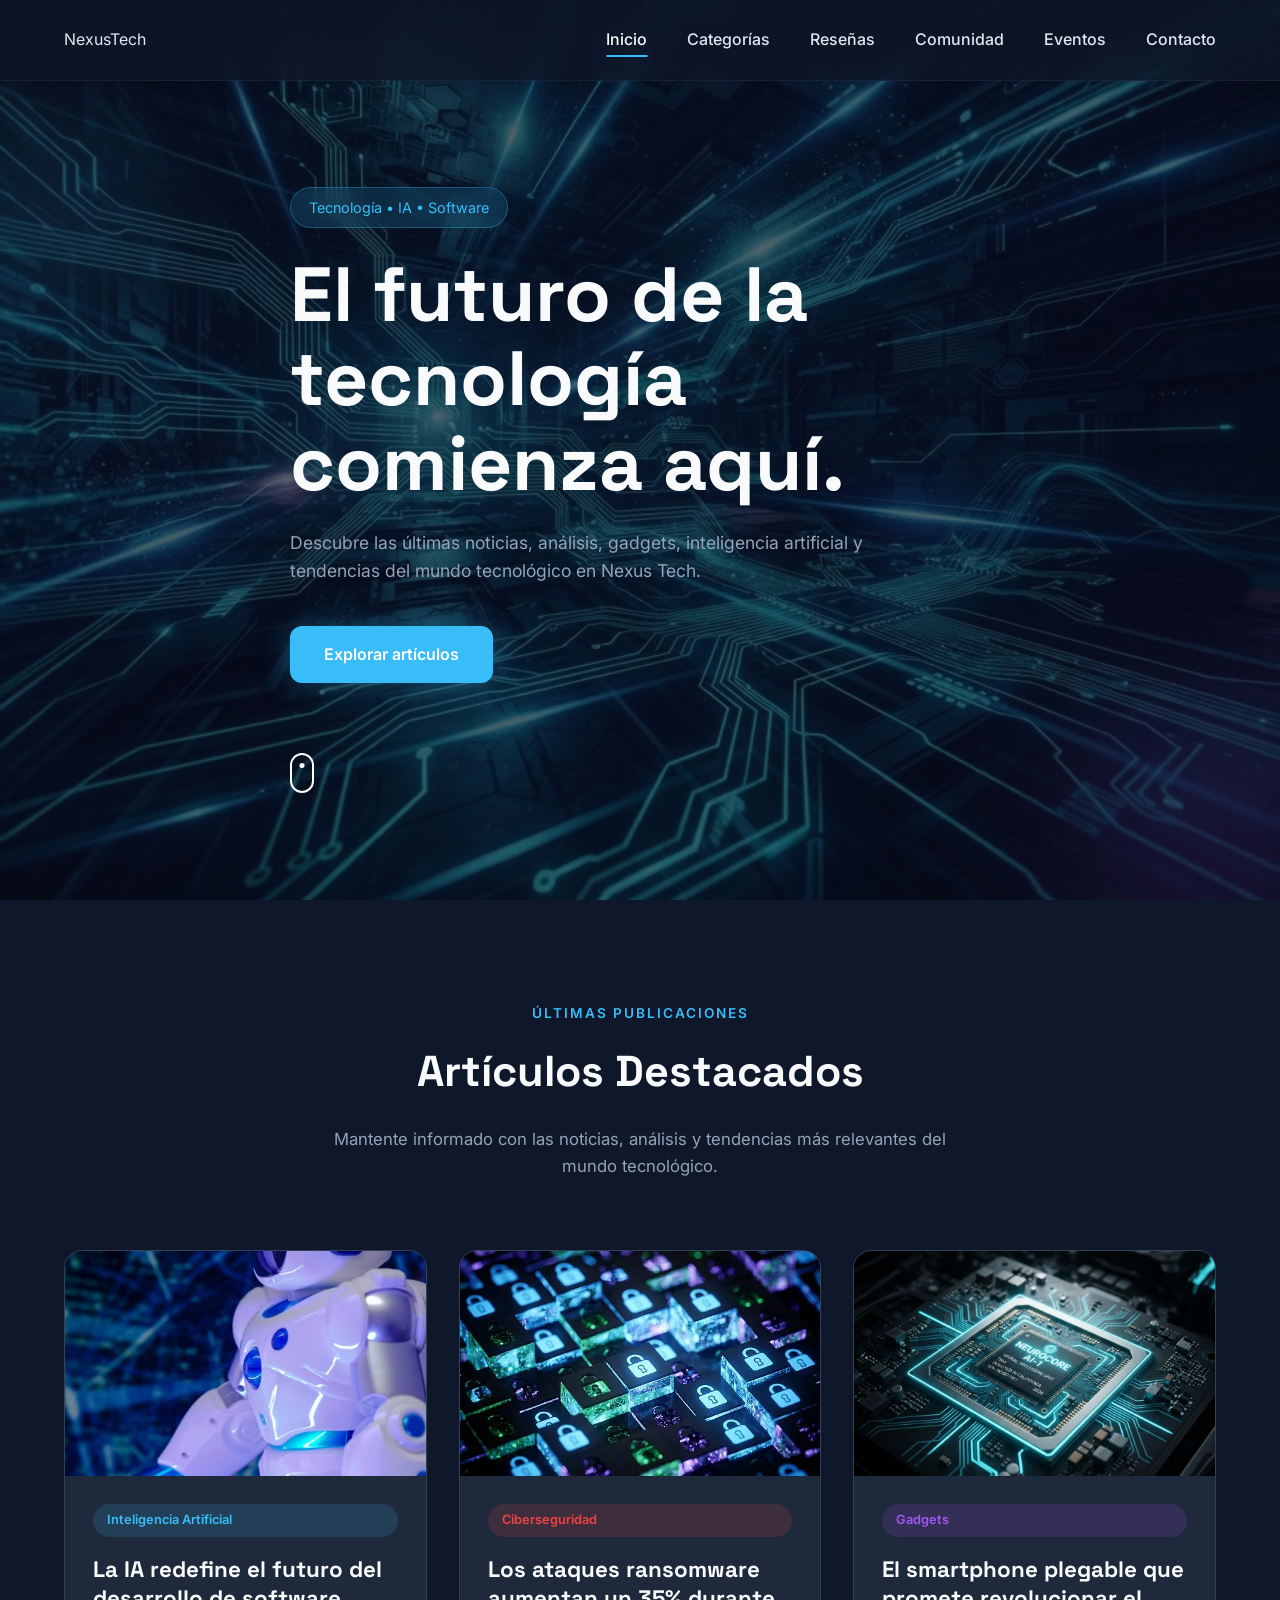
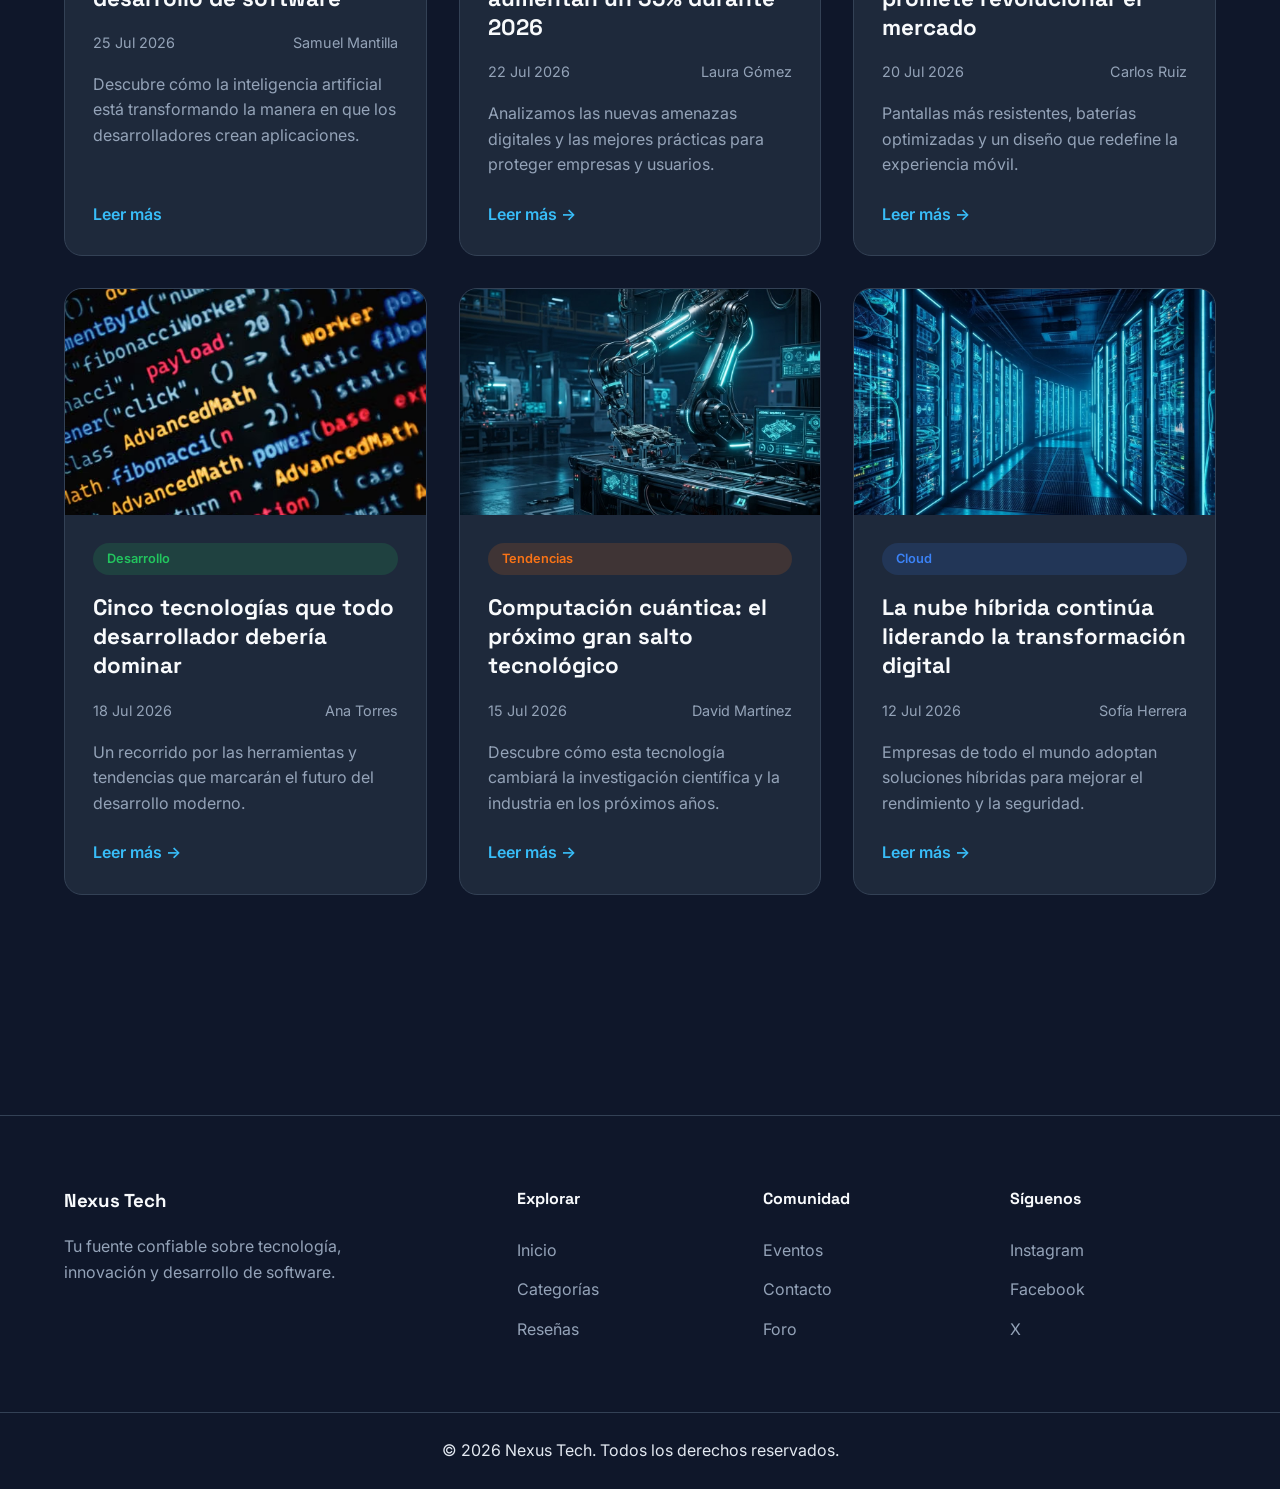
<file: index.html>
<!DOCTYPE html>
<html lang="es">
<head>
    <meta charset="UTF-8">
    <meta name="viewport" content="width=device-width, initial-scale=1.0">
    <link rel="stylesheet" href="./assets/css/main.css">
    <link rel="stylesheet" href="./assets/css/components.css">
    <link rel="stylesheet" href="./assets/css/responsive.css">
    <link rel="stylesheet" href="./assets/css/layout.css">

    <title>NexusTech</title>
</head>
<body>
    <header class="header">
        <div class="container header__container">
                <a class="header__logo">NexusTech</a>
                <input type="checkbox" id="menu-toggle" class="header__checkbox">
                <label for="menu-toggle" class="header__toggle">
                    <span></span>
                    <span></span>
                    <span></span>
                </label>
             
            <nav class="header__nav">
                <ul class="header__menu">
                    <li class="header__item">
                        <a href="index.html" class="header__link header__link--active">Inicio</a>
                    </li>
                    <li class="header__item">
                        <a href="./pages/categorias.html" class="header__link">Categorías</a>
                    </li>
                    <li class="header__item">
                        <a href="./pages/resenas.html" class="header__link">Reseñas</a>
                    </li>
                    <li class="header__item">
                        <a href="./pages/comunidad.html" class="header__link">Comunidad</a>
                    </li>
                    <li class="header__item">
                        <a href="./pages/eventos.html" class="header__link">Eventos</a>
                    </li>
                    <li class="header__item">
                        <a href="./pages/contacto.html" class="header__link">Contacto</a>
                    </li>
                </ul>
            </nav>
        </div>
    </header>
        <main>
            <section class="hero">
                <div class="hero__overlay"></div>

                <img src="./assets/img/hero.webp" alt="Banner principal de Nexus Tech" class="hero__image">


                <div class="hero__shape hero__shape--one"></div>
                <div class="hero__shape hero__shape--two"></div>

                <div class="container hero__container">
                    <span class="hero__badge">Tecnología • IA • Software</span>

                    <h1 class="hero__title">
                        El futuro de la tecnología comienza aquí.
                    </h1>

                    <p class="hero__text">
                        Descubre las últimas noticias, análisis, gadgets, inteligencia artificial y tendencias del mundo tecnológico en Nexus Tech.
                    </p>

                    <a href="#featured" class="hero__button">Explorar artículos</a>

                    <div class="hero__scroll">
                        <span></span>
                    </div>
                </div>
            </section>
            <section class="featured" id="featured">
                <div class="container">

                    <div class="section-header">
                        <span class="section-header__subtitle">Últimas publicaciones</span>
                        <h2 class="section-header__title">Artículos Destacados</h2>
                        <p class="section-header__text">
                            Mantente informado con las noticias, análisis y tendencias más relevantes del mundo tecnológico.
                        </p>
                    </div>

                    <div class="featured__grid">

                        <!-- Tarjeta 1 -->

                        <article class="article-card">
                            <img src="./assets/img/ia.webp" alt="Inteligencia Artificial" class="article-card__image">
                            <div class="article-card__content">
                                <span class="article-card__category article-card__category--ai">Inteligencia Artificial</span>
                                <h3 class="article-card__title">La IA redefine el futuro del desarrollo de software</h3>
                                <div class="article-card__meta">
                                    <span>25 Jul 2026</span>
                                    <span>Samuel Mantilla</span>
                                </div>
                                <p class="article-card__description">
                                    Descubre cómo la inteligencia artificial está transformando la manera en que los desarrolladores crean aplicaciones.
                                </p>
                                <a href="#" class="article-card__button">Leer más</a>
                            </div>
                        </article>
                        <article class="article-card">
                            <img src="./assets/img/cibersegu.webp" alt="Ciberseguridad" class="article-card__image">
                            <div class="article-card__content">
                                <span class="article-card__category article-card__category--security">Ciberseguridad</span>
                                <h3 class="article-card__title">Los ataques ransomware aumentan un 35% durante 2026</h3>
                                <div class="article-card__meta">
                                    <span>22 Jul 2026</span>
                                    <span>Laura Gómez</span>
                                </div>
                                <p class="article-card__description">
                                    Analizamos las nuevas amenazas digitales y las mejores prácticas para proteger empresas y usuarios.
                                </p>
                                <a href="#" class="article-card__button">Leer más →</a>
                            </div>
                        </article>
                        <article class="article-card">
                            <img src="./assets/img/gadgets.webp" alt="Gadgets" class="article-card__image">
                            <div class="article-card__content">
                                <span class="article-card__category article-card__category--gadgets">Gadgets</span>
                                <h3 class="article-card__title">El smartphone plegable que promete revolucionar el mercado</h3>
                                <div class="article-card__meta">
                                    <span>20 Jul 2026</span>
                                    <span>Carlos Ruiz</span>
                                </div>
                                <p class="article-card__description">
                                    Pantallas más resistentes, baterías optimizadas y un diseño que redefine la experiencia móvil.
                                </p>
                                <a href="#" class="article-card__button">Leer más →</a>
                            </div>
                        </article>
                        <article class="article-card">
                            <img src="./assets/img/software.webp" alt="Desarrollo de Software" class="article-card__image">
                            <div class="article-card__content">
                                <span class="article-card__category article-card__category--software">Desarrollo</span>
                                <h3 class="article-card__title">Cinco tecnologías que todo desarrollador debería dominar</h3>
                                <div class="article-card__meta">
                                    <span>18 Jul 2026</span>
                                    <span>Ana Torres</span>
                                </div>
                                <p class="article-card__description">
                                    Un recorrido por las herramientas y tendencias que marcarán el futuro del desarrollo moderno.
                                </p>
                                <a href="#" class="article-card__button">Leer más →</a>
                            </div>
                        </article>
                        <article class="article-card">
                            <img src="./assets/img/quantum.webp" alt="Computación Cuántica" class="article-card__image">
                            <div class="article-card__content">
                                <span class="article-card__category article-card__category--trends">Tendencias</span>
                                <h3 class="article-card__title">Computación cuántica: el próximo gran salto tecnológico</h3>
                                <div class="article-card__meta">
                                    <span>15 Jul 2026</span>
                                    <span>David Martínez</span>
                                </div>
                                <p class="article-card__description">
                                    Descubre cómo esta tecnología cambiará la investigación científica y la industria en los próximos años.
                                </p>
                                <a href="#" class="article-card__button">Leer más →</a>
                            </div>
                        </article>
                        <article class="article-card">
                            <img src="./assets/img/cloud.webp" alt="Cloud Computing" class="article-card__image">
                            <div class="article-card__content">
                                <span class="article-card__category article-card__category--cloud">Cloud</span>
                                <h3 class="article-card__title">La nube híbrida continúa liderando la transformación digital</h3>
                                <div class="article-card__meta">
                                    <span>12 Jul 2026</span>
                                    <span>Sofía Herrera</span>
                                </div>
                                <p class="article-card__description">
                                    Empresas de todo el mundo adoptan soluciones híbridas para mejorar el rendimiento y la seguridad.
                                </p>
                                <a href="#" class="article-card__button">Leer más →</a>
                            </div>
                        </article>
                    </div>
                </div>
            </section>
        </main>
    <footer class="footer">

        <div class="container footer__container">
            <div class="footer__brand">
                <h3>Nexus Tech</h3>
                <p>
                    Tu fuente confiable sobre tecnología, innovación y desarrollo de software.
                </p>
            </div>

            <div class="footer__column">
                <h4>Explorar</h4>
                <a href="#">Inicio</a>
                <a href="#">Categorías</a>
                <a href="#">Reseñas</a>
            </div>

            <div class="footer__column">
                <h4>Comunidad</h4>
                <a href="#">Eventos</a>
                <a href="#">Contacto</a>
                <a href="#">Foro</a>
            </div>

            <div class="footer__column">
                <h4>Síguenos</h4>
                <a href="#">Instagram</a>
                <a href="#">Facebook</a>
                <a href="#">X</a>
            </div>

        </div>
        <div class="footer__copy">
            © 2026 Nexus Tech. Todos los derechos reservados.
        </div>

    </footer>
</body>
</html>
</file>
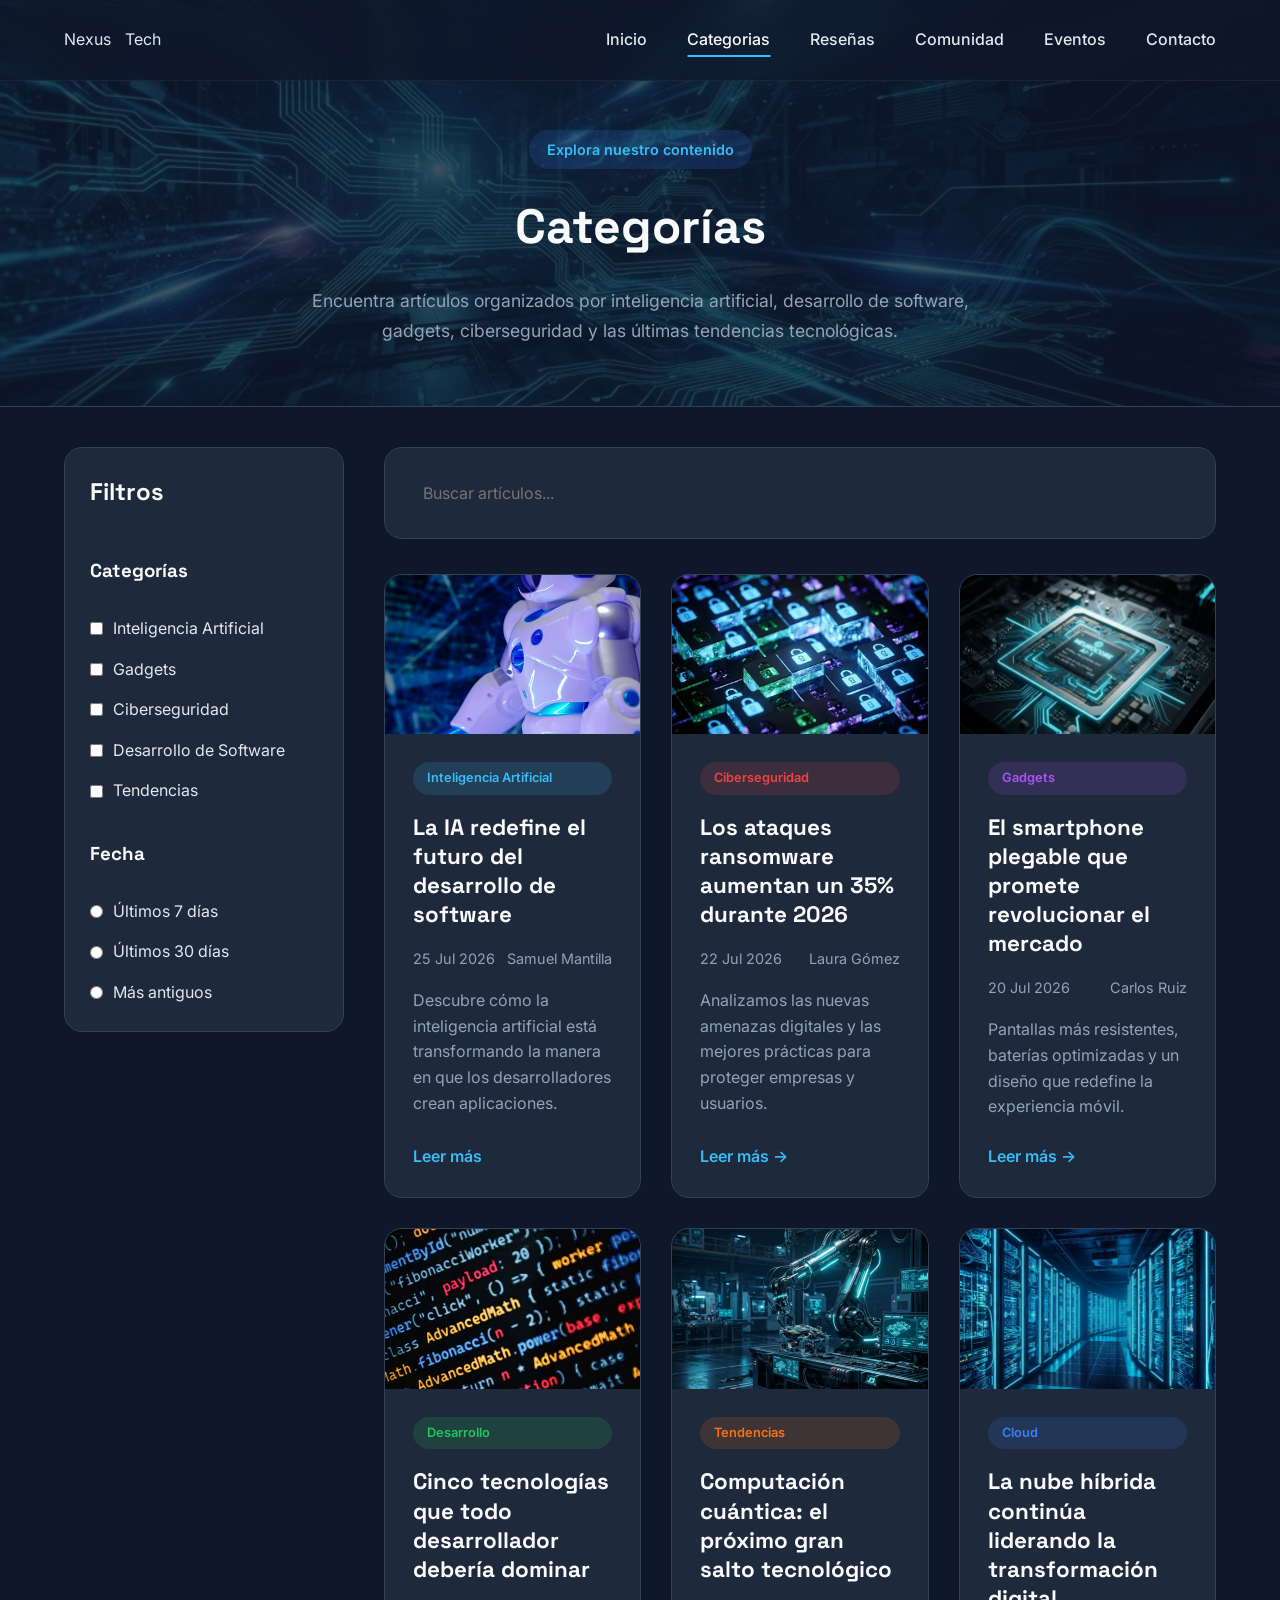
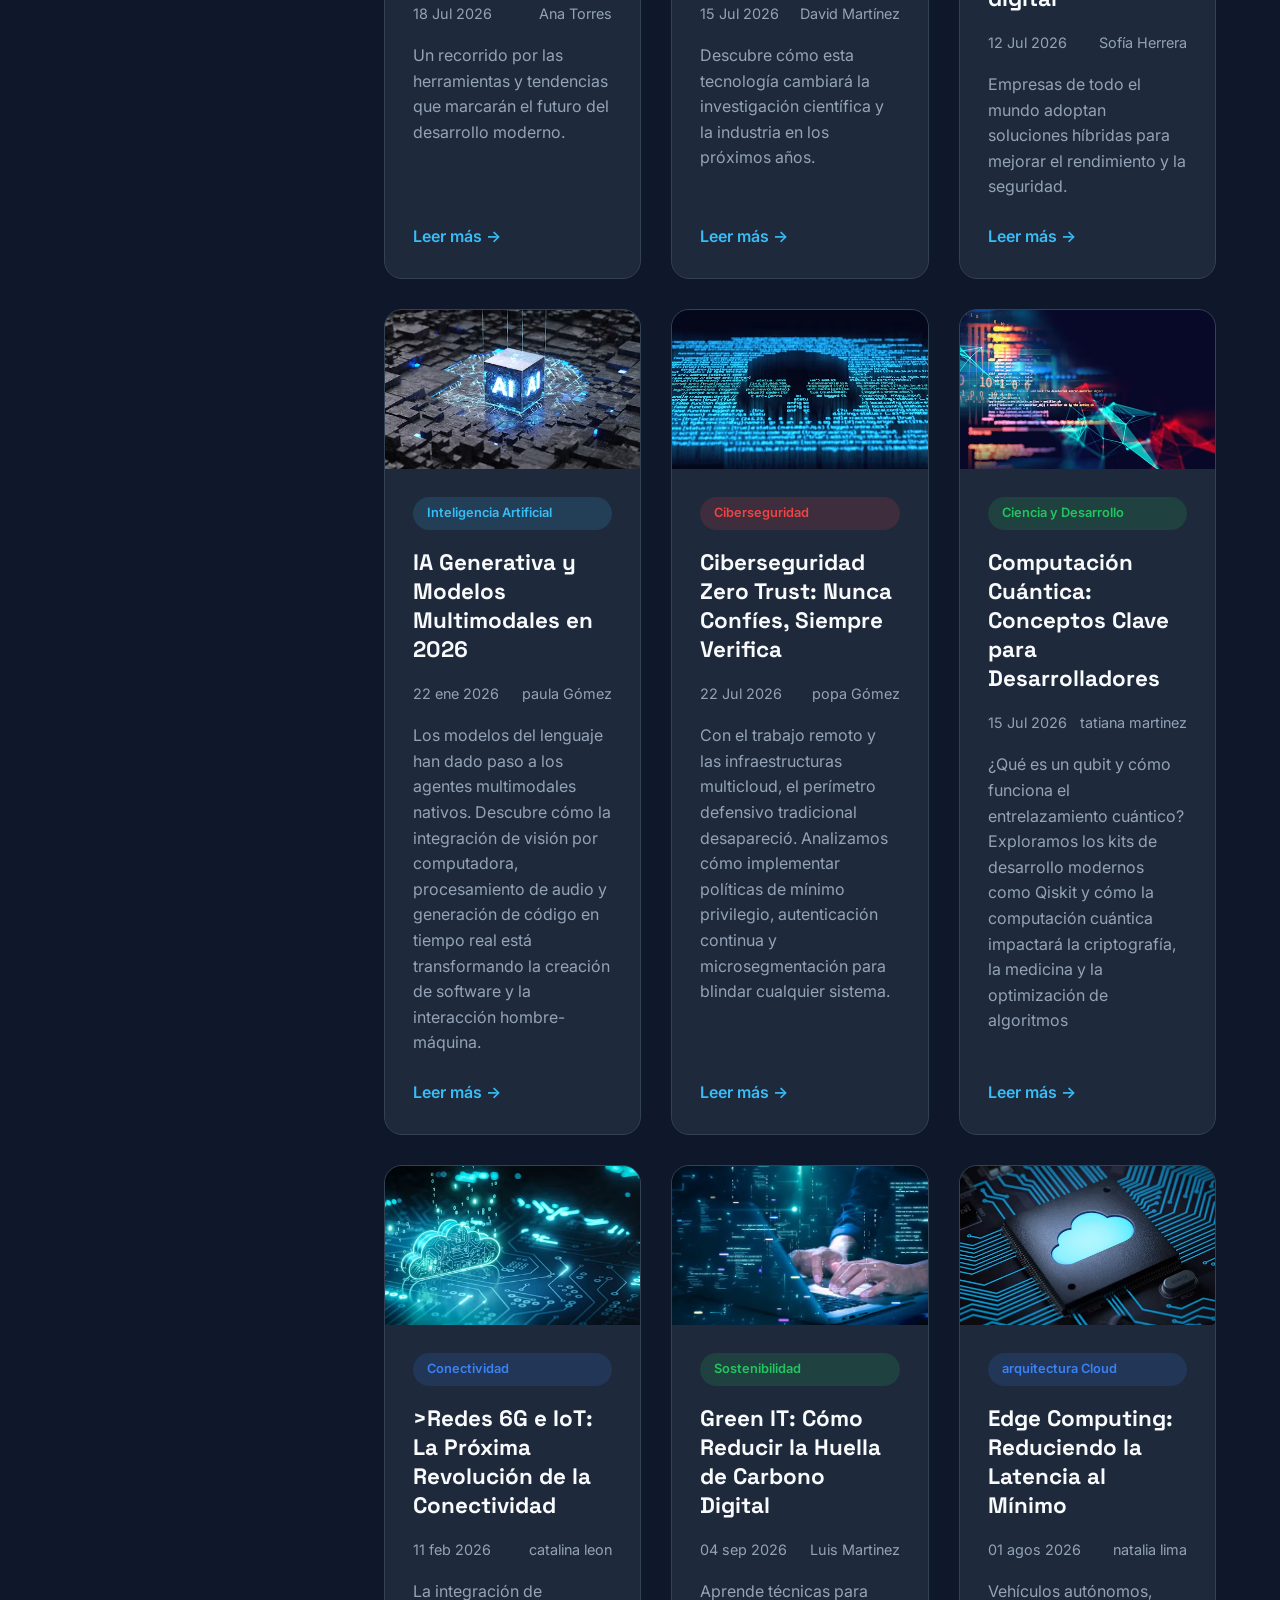
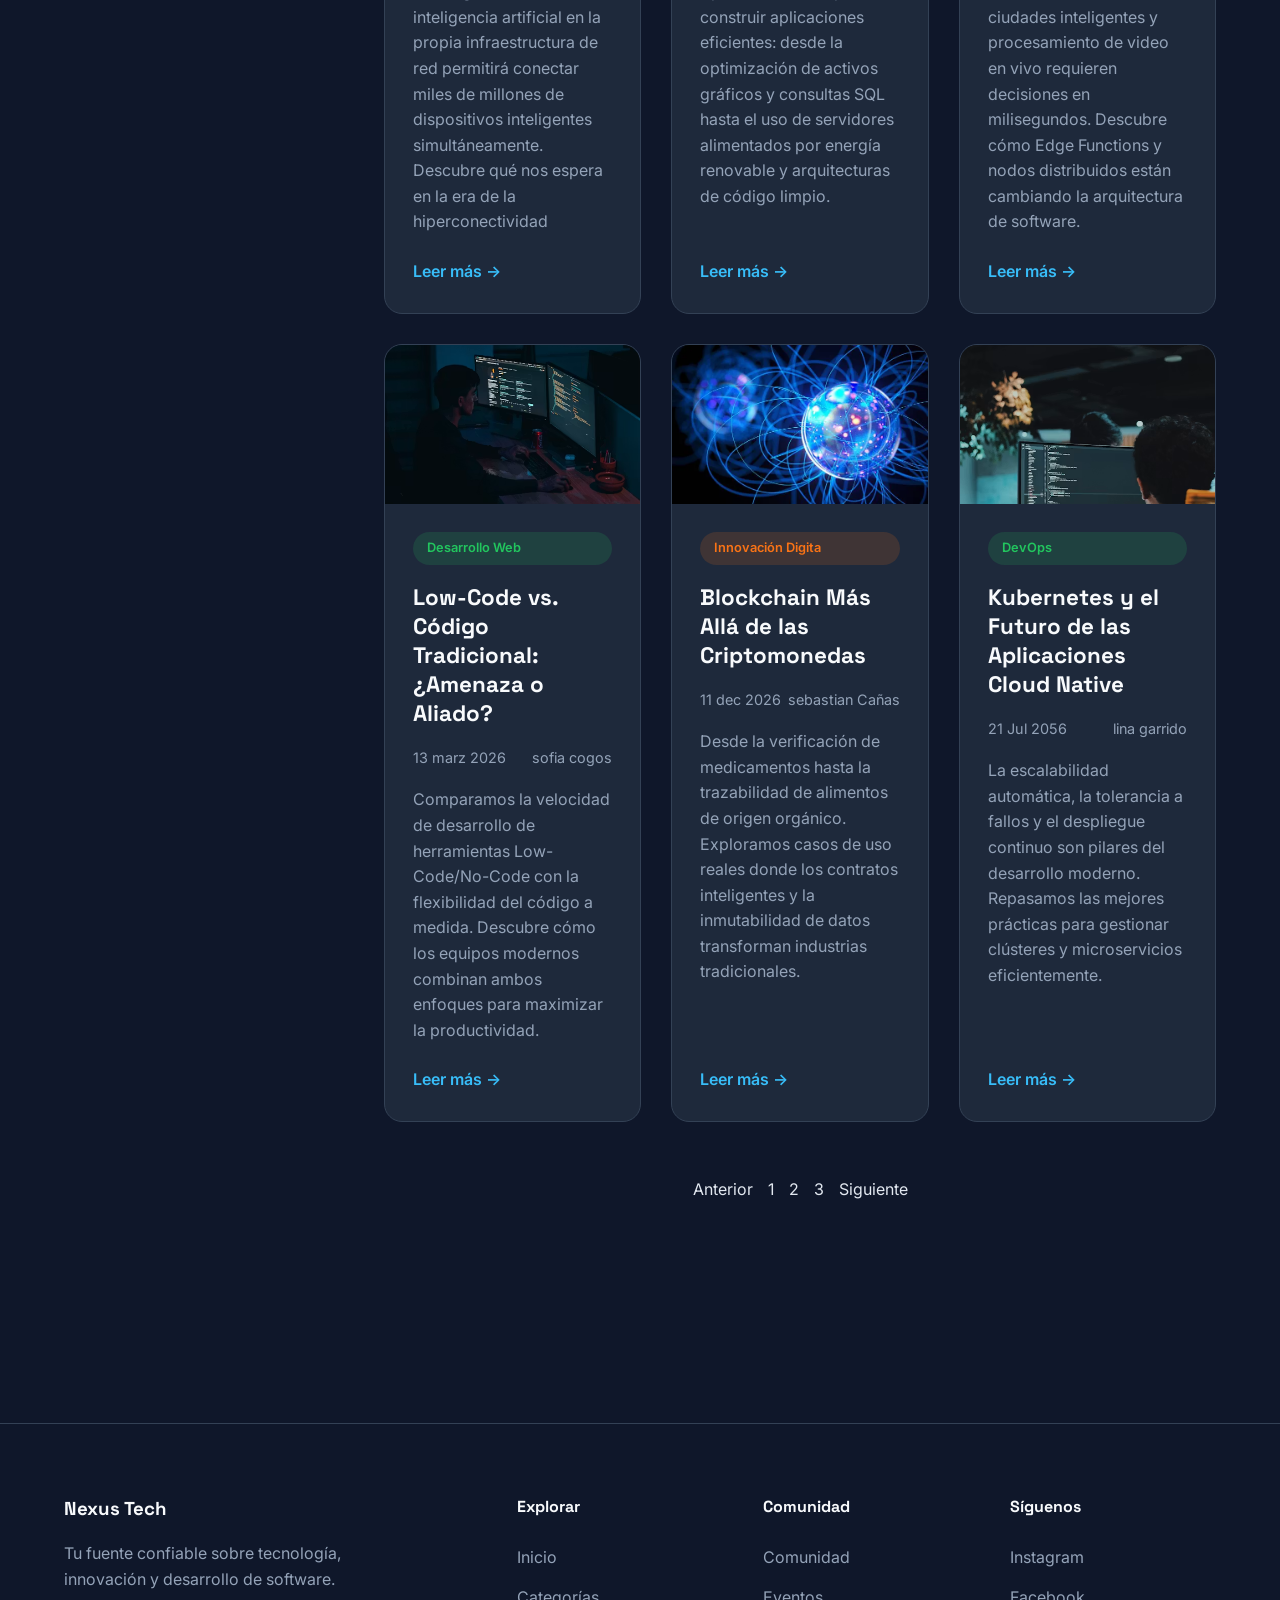
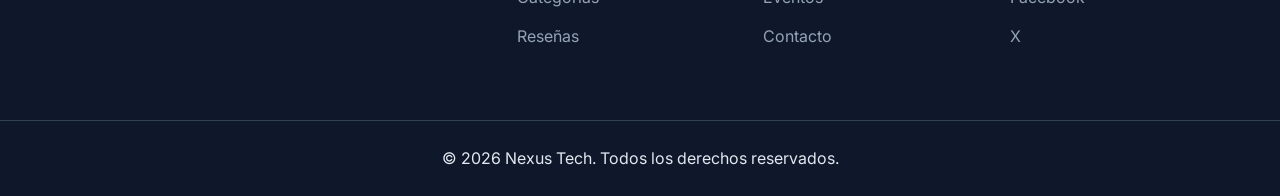
<file: pages/categorias.html>
<!DOCTYPE html>
<html lang="es">
<head>
    <meta charset="UTF-8">
    <meta name="viewport" content="width=device-width, initial-scale=1.0">
    <title>Categorías | Nexus Tech</title>

    <link rel="stylesheet" href="../assets/css/main.css">
    <link rel="stylesheet" href="../assets/css/layout.css">
    <link rel="stylesheet" href="../assets/css/components.css">
    <link rel="stylesheet" href="../assets/css/responsive.css">
</head>

<body>
    <header class="header">
        <div class="container header__container">
            <a href="../index.html" class="header__logo">
                Nexus <span>Tech</span>
            </a>
            <input type="checkbox" id="menu-toggle" class="header__checkbox">
            <label for="menu-toggle" class="header__toggle">
                <span></span>
                <span></span>
                <span></span>
            </label>
            <nav class="header__nav">
                <ul class="header__menu">
                    <li class="header__item">
                        <a href="../index.html" class="header__link">Inicio</a>
                    </li>
                    <li class="header__item">
                        <a href="categorias.html" class="header__link header__link--active">Categorias</a>
                    </li>
                    <li class="header__item">
                        <a href="resenas.html" class="header__link">Reseñas</a>
                    </li>
                    <li class="header__item">
                        <a href="comunidad.html" class="header__link">Comunidad</a>
                    </li>
                    <li class="header__item">
                        <a href="eventos.html" class="header__link">Eventos</a>
                    </li>
                    <li class="header__item">
                        <a href="contacto.html" class="header__link">Contacto</a>
                    </li>
                </ul>
            </nav>
        </div>

    </header>
    <main>
        <section class="categories-hero">
            <img src="../assets/img/hero.webp" alt="Banner principal de Nexus Tech" class="hero__image">
            
            <div class="hero__overlay"></div>

            <div class="container">
                <span class="categories-hero__badge">
                    Explora nuestro contenido
                </span>
                <h1 class="categories-hero__title">
                    Categorías
                </h1>
                <p class="categories-hero__text">
                    Encuentra artículos organizados por inteligencia artificial, desarrollo de software, gadgets, ciberseguridad y las últimas tendencias tecnológicas.
                </p>
            </div>
        </section>
        <section class="categories">
            <div class="container categories__container">
                <aside class="filters">
                    <h2 class="filters__title">
                        Filtros
                    </h2>
                    <div class="filters__group">

                        <h3 class="filters__subtitle">
                            Categorías
                        </h3>

                        <label>
                            <input type="checkbox">
                            Inteligencia Artificial
                        </label>

                        <label>
                            <input type="checkbox">
                            Gadgets
                        </label>

                        <label>
                            <input type="checkbox">
                            Ciberseguridad
                        </label>

                        <label>
                            <input type="checkbox">
                            Desarrollo de Software
                        </label>

                        <label>
                            <input type="checkbox">
                            Tendencias
                        </label>
                    </div>
                    <div class="filters__group">
                        <h3 class="filters__subtitle">
                            Fecha
                        </h3>

                        <label>
                            <input type="radio" name="fecha">
                            Últimos 7 días
                        </label>

                        <label>
                            <input type="radio" name="fecha">
                            Últimos 30 días
                        </label>

                        <label>
                            <input type="radio" name="fecha">
                            Más antiguos
                        </label>
                    </div>
                </aside>
                <div class="categories__content">
                    <div class="search">
                        <input
                            type="search"
                            class="search__input"
                            placeholder="Buscar artículos...">
                    </div>

                    <!--===== GRID =====-->

                    <div class="articles-grid">
                        <article class="article-card">
                            <img src="../assets/img/ia.webp" alt="Inteligencia Artificial" class="article-card__image">
                            <div class="article-card__content">
                                <span class="article-card__category article-card__category--ai">Inteligencia Artificial</span>
                                <h3 class="article-card__title">La IA redefine el futuro del desarrollo de software</h3>
                                <div class="article-card__meta">
                                    <span>25 Jul 2026</span>
                                    <span>Samuel Mantilla</span>
                                </div>
                                <p class="article-card__description">
                                    Descubre cómo la inteligencia artificial está transformando la manera en que los desarrolladores crean aplicaciones.
                                </p>
                                <a href="#" class="article-card__button">Leer más</a>
                            </div>
                        </article>
                        <article class="article-card">
                            <img src="../assets/img/cibersegu.webp" alt="Ciberseguridad" class="article-card__image">
                            <div class="article-card__content">
                                <span class="article-card__category article-card__category--security">Ciberseguridad</span>
                                <h3 class="article-card__title">Los ataques ransomware aumentan un 35% durante 2026</h3>
                                <div class="article-card__meta">
                                    <span>22 Jul 2026</span>
                                    <span>Laura Gómez</span>
                                </div>
                                <p class="article-card__description">
                                    Analizamos las nuevas amenazas digitales y las mejores prácticas para proteger empresas y usuarios.
                                </p>
                                <a href="#" class="article-card__button">Leer más →</a>
                            </div>
                        </article>
                        <article class="article-card">
                            <img src="../assets/img/gadgets.webp" alt="Gadgets" class="article-card__image">
                            <div class="article-card__content">
                                <span class="article-card__category article-card__category--gadgets">Gadgets</span>
                                <h3 class="article-card__title">El smartphone plegable que promete revolucionar el mercado</h3>
                                <div class="article-card__meta">
                                    <span>20 Jul 2026</span>
                                    <span>Carlos Ruiz</span>
                                </div>
                                <p class="article-card__description">
                                    Pantallas más resistentes, baterías optimizadas y un diseño que redefine la experiencia móvil.
                                </p>
                                <a href="#" class="article-card__button">Leer más →</a>
                            </div>
                        </article>
                        <article class="article-card">
                            <img src="../assets/img/software.webp" alt="Desarrollo de Software" class="article-card__image">
                            <div class="article-card__content">
                                <span class="article-card__category article-card__category--software">Desarrollo</span>
                                <h3 class="article-card__title">Cinco tecnologías que todo desarrollador debería dominar</h3>
                                <div class="article-card__meta">
                                    <span>18 Jul 2026</span>
                                    <span>Ana Torres</span>
                                </div>
                                <p class="article-card__description">
                                    Un recorrido por las herramientas y tendencias que marcarán el futuro del desarrollo moderno.
                                </p>
                                <a href="#" class="article-card__button">Leer más →</a>
                            </div>
                        </article>
                        <article class="article-card">
                            <img src="../assets/img/quantum.webp" alt="Computación Cuántica" class="article-card__image">
                            <div class="article-card__content">
                                <span class="article-card__category article-card__category--trends">Tendencias</span>
                                <h3 class="article-card__title">Computación cuántica: el próximo gran salto tecnológico</h3>
                                <div class="article-card__meta">
                                    <span>15 Jul 2026</span>
                                    <span>David Martínez</span>
                                </div>
                                <p class="article-card__description">
                                    Descubre cómo esta tecnología cambiará la investigación científica y la industria en los próximos años.
                                </p>
                                <a href="#" class="article-card__button">Leer más →</a>
                            </div>
                        </article>
                        <article class="article-card">
                            <img src="../assets/img/cloud.webp" alt="Cloud Computing" class="article-card__image">
                            <div class="article-card__content">
                                <span class="article-card__category article-card__category--cloud">Cloud</span>
                                <h3 class="article-card__title">La nube híbrida continúa liderando la transformación digital</h3>
                                <div class="article-card__meta">
                                    <span>12 Jul 2026</span>
                                    <span>Sofía Herrera</span>
                                </div>
                                <p class="article-card__description">
                                    Empresas de todo el mundo adoptan soluciones híbridas para mejorar el rendimiento y la seguridad.
                                </p>
                                <a href="#" class="article-card__button">Leer más →</a>
                            </div>
                        </article>
                        <article class="article-card">
                            <img src="../assets/img/ia2.webp" alt="Inteligencia Artificial" class="article-card__image">
                            <div class="article-card__content">
                                <span class="article-card__category article-card__category--ai">Inteligencia Artificial</span>
                                <h3 class="article-card__title">IA Generativa y Modelos Multimodales en 2026</h3>
                                <div class="article-card__meta">
                                    <span>22 ene 2026</span>
                                    <span>paula Gómez</span>
                                </div>
                                <p class="article-card__description">
                                    Los modelos del lenguaje han dado paso a los agentes multimodales nativos. Descubre cómo la integración de visión por computadora, procesamiento de audio y generación de código en tiempo real está transformando la creación de software y la interacción hombre-máquina.
                                </p>
                                <a href="#" class="article-card__button">Leer más →</a>
                            </div>
                        </article>
                        <article class="article-card">
                            <img src="../assets/img/cibersegu2.webp" alt="Ciberseguridad" class="article-card__image">
                            <div class="article-card__content">
                                <span class="article-card__category article-card__category--security">Ciberseguridad</span>
                                <h3 class="article-card__title">Ciberseguridad Zero Trust: Nunca Confíes, Siempre Verifica</h3>
                                <div class="article-card__meta">
                                    <span>22 Jul 2026</span>
                                    <span>popa Gómez</span>
                                </div>
                                <p class="article-card__description">
                                    Con el trabajo remoto y las infraestructuras multicloud, el perímetro defensivo tradicional desapareció. Analizamos cómo implementar políticas de mínimo privilegio, autenticación continua y microsegmentación para blindar cualquier sistema.
                                </p>
                                <a href="#" class="article-card__button">Leer más →</a>
                            </div>
                        </article>
                        <article class="article-card">
                            <img src="../assets/img/software2.webp" alt="Desarrollo de software" class="article-card__image">
                            <div class="article-card__content">
                                <span class="article-card__category article-card__category--software">Ciencia y Desarrollo</span>
                                <h3 class="article-card__title">Computación Cuántica: Conceptos Clave para Desarrolladores</h3>
                                <div class="article-card__meta">
                                    <span>15 Jul 2026</span>
                                    <span>tatiana martinez</span>
                                </div>
                                <p class="article-card__description">
                                    ¿Qué es un qubit y cómo funciona el entrelazamiento cuántico? Exploramos los kits de desarrollo modernos como Qiskit y cómo la computación cuántica impactará la criptografía, la medicina y la optimización de algoritmos
                                </p>
                                <a href="#" class="article-card__button">Leer más →</a>
                            </div>
                        </article>
                        <article class="article-card">
                            <img src="../assets/img/cloud2.webp" alt="cloud Computing" class="article-card__image">
                            <div class="article-card__content">
                                <span class="article-card__category article-card__category--cloud  ">Conectividad</span>
                                <h3 class="article-card__title">>Redes 6G e IoT: La Próxima Revolución de la Conectividad</h3>
                                <div class="article-card__meta">
                                    <span>11 feb 2026</span>
                                    <span>catalina leon</span>
                                </div>
                                <p class="article-card__description">
                                    La integración de inteligencia artificial en la propia infraestructura de red permitirá conectar miles de millones de dispositivos inteligentes simultáneamente. Descubre qué nos espera en la era de la hiperconectividad
                                </p>
                                <a href="#" class="article-card__button">Leer más →</a>
                            </div>
                        </article>
                        <article class="article-card">
                            <img src="../assets/img/software3.webp" alt="Desarrollo de software" class="article-card__image">
                            <div class="article-card__content">
                                <span class="article-card__category article-card__category--software">Sostenibilidad</span>
                                <h3 class="article-card__title">Green IT: Cómo Reducir la Huella de Carbono Digital</h3>
                                <div class="article-card__meta">
                                    <span>04 sep 2026</span>
                                    <span>Luis Martinez</span>
                                </div>
                                <p class="article-card__description">
                                    Aprende técnicas para construir aplicaciones eficientes: desde la optimización de activos gráficos y consultas SQL hasta el uso de servidores alimentados por energía renovable y arquitecturas de código limpio.
                                </p>
                                <a href="#" class="article-card__button">Leer más →</a>
                            </div>
                        </article>
                        <article class="article-card">
                            <img src="../assets/img/cloud3.webp" alt="cloud Computing" class="article-card__image">
                            <div class="article-card__content">
                                <span class="article-card__category article-card__category--cloud">arquitectura Cloud</span>
                                <h3 class="article-card__title">Edge Computing: Reduciendo la Latencia al Mínimo</h3>
                                <div class="article-card__meta">
                                    <span>01 agos 2026</span>
                                    <span>natalia lima</span>
                                </div>
                                <p class="article-card__description">
                                    Vehículos autónomos, ciudades inteligentes y procesamiento de video en vivo requieren decisiones en milisegundos. Descubre cómo Edge Functions y nodos distribuidos están cambiando la arquitectura de software.
                                </p>
                                <a href="#" class="article-card__button">Leer más →</a>
                            </div>
                        </article>
                        <article class="article-card">
                            <img src="../assets/img/software4.webp" alt="Desarrollo de software" class="article-card__image">
                            <div class="article-card__content">
                                <span class="article-card__category article-card__category--software">Desarrollo Web</span>
                                <h3 class="article-card__title">Low-Code vs. Código Tradicional: ¿Amenaza o Aliado?</h3>
                                <div class="article-card__meta">
                                    <span>13 marz 2026</span>
                                    <span>sofia cogos</span>
                                </div>
                                <p class="article-card__description">
                                   Comparamos la velocidad de desarrollo de herramientas Low-Code/No-Code con la flexibilidad del código a medida. Descubre cómo los equipos modernos combinan ambos enfoques para maximizar la productividad.
                                </p>
                                <a href="#" class="article-card__button">Leer más →</a>
                            </div>
                        </article>
                        <article class="article-card">
                            <img src="../assets/img/quantum2.webp" alt="Computación cuántica" class="article-card__image">
                            <div class="article-card__content">
                                <span class="article-card__category article-card__category--trends"> Innovación Digita</span>
                                <h3 class="article-card__title">Blockchain Más Allá de las Criptomonedas</h3>
                                <div class="article-card__meta">
                                    <span>11 dec 2026</span>
                                    <span>sebastian Cañas</span>
                                </div>
                                <p class="article-card__description">
                                    Desde la verificación de medicamentos hasta la trazabilidad de alimentos de origen orgánico. Exploramos casos de uso reales donde los contratos inteligentes y la inmutabilidad de datos transforman industrias tradicionales.
                                </p>
                                <a href="#" class="article-card__button">Leer más →</a>
                            </div>
                        </article>
                        <article class="article-card">
                            <img src="../assets/img/software5.webp" alt="Desarrollo de software" class="article-card__image">
                            <div class="article-card__content">
                                <span class="article-card__category article-card__category--software">DevOps</span>
                                <h3 class="article-card__title">Kubernetes y el Futuro de las Aplicaciones Cloud Native</h3>
                                <div class="article-card__meta">
                                    <span>21 Jul 2056</span>
                                    <span>lina garrido</span>
                                </div>
                                <p class="article-card__description">
                                    La escalabilidad automática, la tolerancia a fallos y el despliegue continuo son pilares del desarrollo moderno. Repasamos las mejores prácticas para gestionar clústeres y microservicios eficientemente.
                                </p>
                                <a href="#" class="article-card__button">Leer más →</a>
                            </div>
                        </article>

                    </div>
                        <nav class="pagination">
                            <a href="#" class="pagination__button pagination__button--disabled">Anterior</a>
                            <a href="#" class="pagination__link pagination__link--active">1</a>
                            <a href="#" class="pagination__link">2</a>
                            <a href="#" class="pagination__link">3</a>
                            <a href="#" class="pagination__button">Siguiente</a>
                        </nav>
                </div>

            </div>

        </section>

    </main>

    <!--==================== FOOTER ====================-->

    <footer class="footer">

        <div class="container footer__container">

            <div class="footer__brand">

                <h3>Nexus Tech</h3>

                <p>
                    Tu fuente confiable sobre tecnología, innovación y desarrollo de software.
                </p>

            </div>

            <div class="footer__column">

                <h4>Explorar</h4>

                <a href="../index.html">Inicio</a>
                <a href="categorias.html">Categorías</a>
                <a href="resenas.html">Reseñas</a>

            </div>

            <div class="footer__column">

                <h4>Comunidad</h4>

                <a href="comunidad.html">Comunidad</a>
                <a href="eventos.html">Eventos</a>
                <a href="contacto.html">Contacto</a>

            </div>

            <div class="footer__column">

                <h4>Síguenos</h4>

                <a href="#">Instagram</a>
                <a href="#">Facebook</a>
                <a href="#">X</a>

            </div>

        </div>

        <div class="footer__copy">

            © 2026 Nexus Tech. Todos los derechos reservados.

        </div>

    </footer>

</body>
</html>
</file>
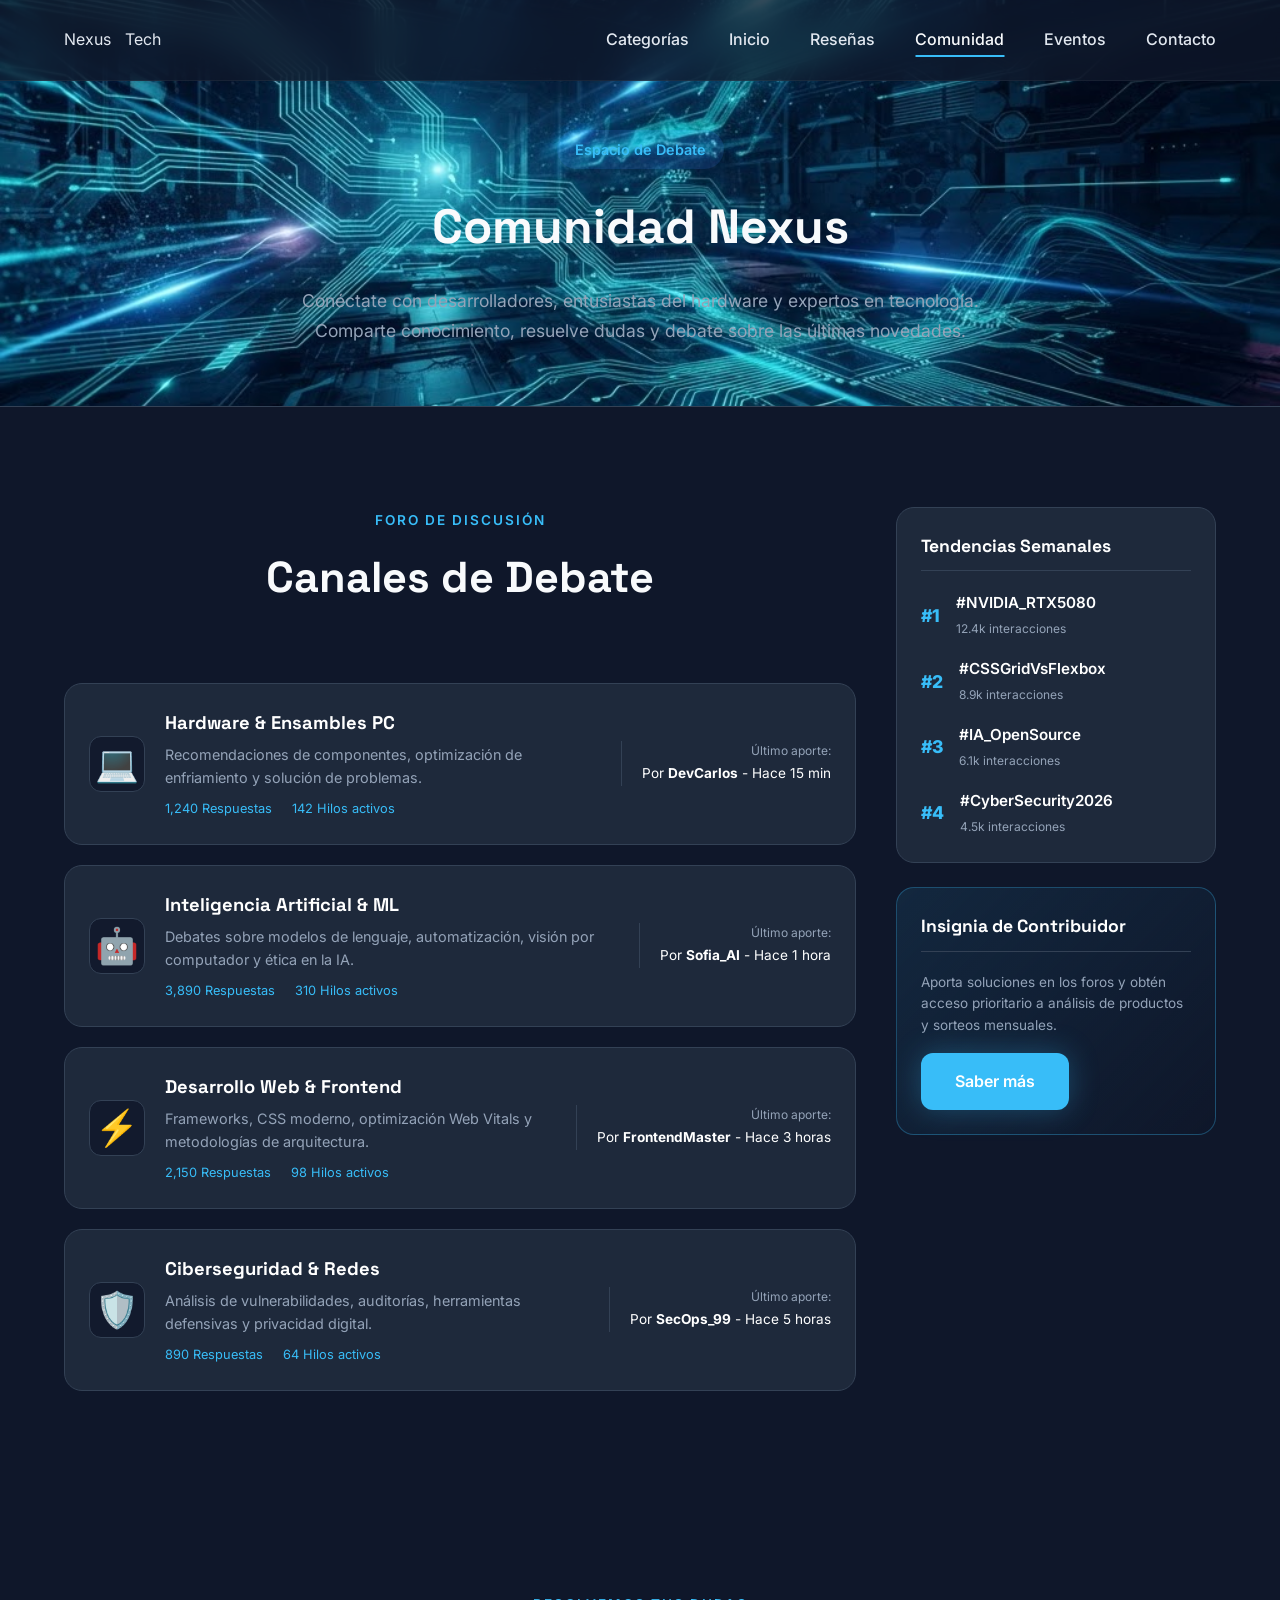
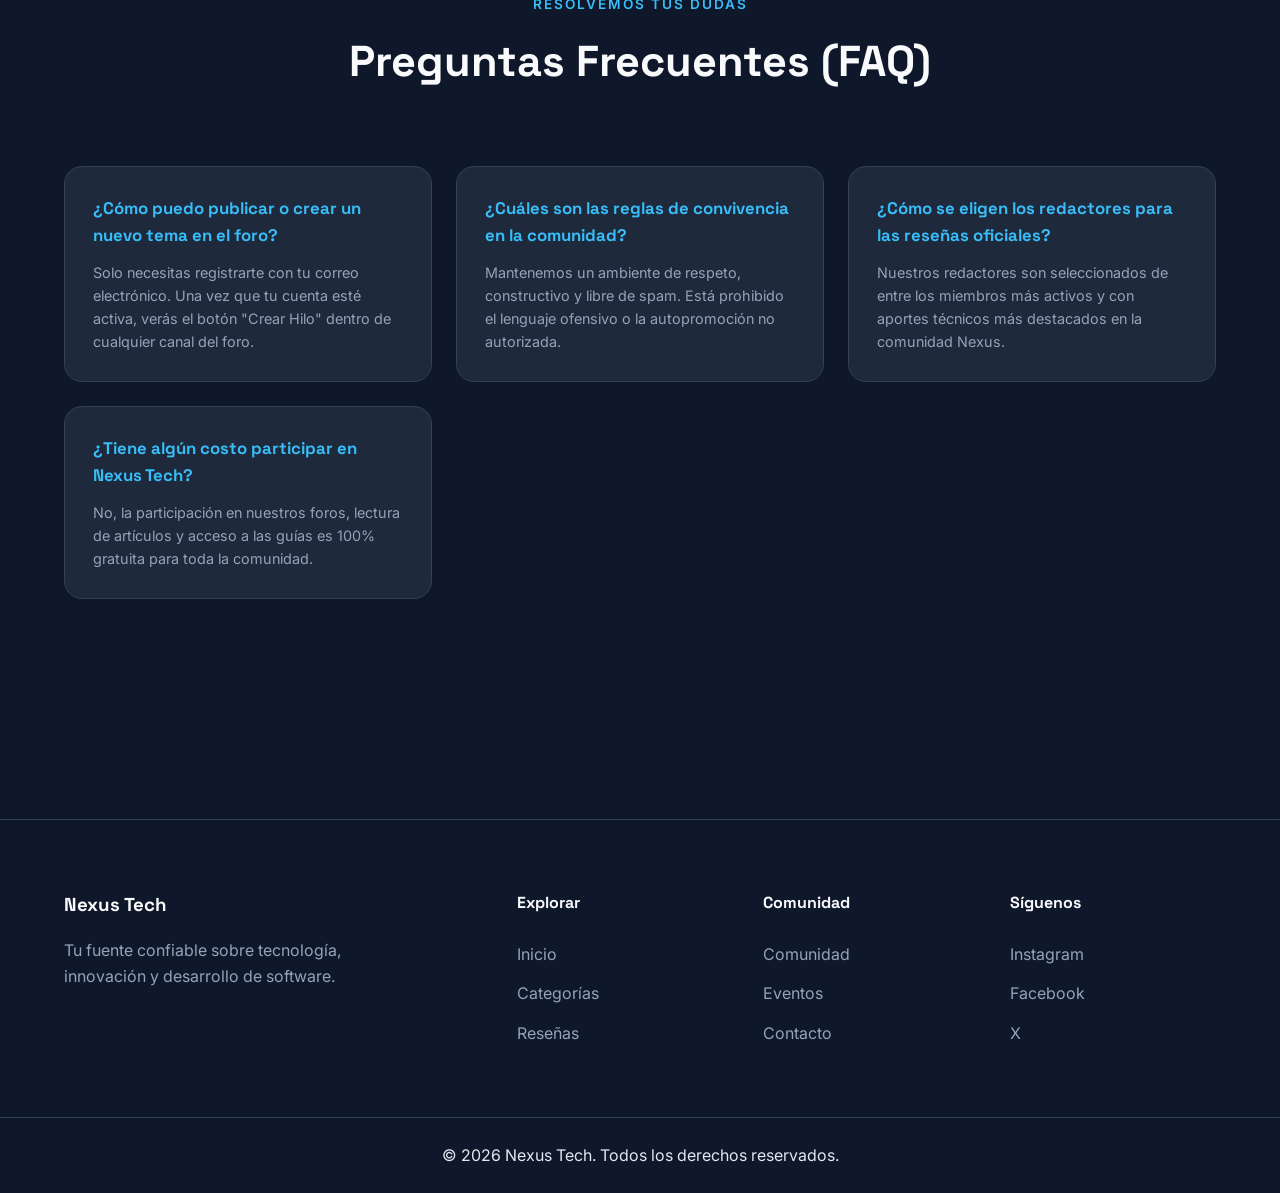
<file: pages/comunidad.html>
<!DOCTYPE html>
<html lang="es">
<head>
    <meta charset="UTF-8">
    <meta name="viewport" content="width=device-width, initial-scale=1.0">
    <title>Comunidad | Nexus Tech</title>

    <link rel="stylesheet" href="../assets/css/main.css">
    <link rel="stylesheet" href="../assets/css/layout.css">
    <link rel="stylesheet" href="../assets/css/components.css">
    <link rel="stylesheet" href="../assets/css/responsive.css">
</head>

<body>
    <!--==================== HEADER ====================-->
    <header class="header">
        <div class="container header__container">
            <a href="../index.html" class="header__logo">
                Nexus <span>Tech</span>
            </a>
            <input type="checkbox" id="menu-toggle" class="header__checkbox">
            <label for="menu-toggle" class="header__toggle">
                <span></span>
                <span></span>
                <span></span>
            </label>
            <nav class="header__nav">
                <ul class="header__menu">
                    <li class="header__item"><a href="categorias.html" class="header__link">Categorías</a></li>
                    <li class="header__item"><a href="../index.html" class="header__link">Inicio</a></li>
                    <li class="header__item"><a href="resenas.html" class="header__link">Reseñas</a></li>
                    <li class="header__item"><a href="comunidad.html" class="header__link header__link--active">Comunidad</a></li>
                    <li class="header__item"><a href="eventos.html" class="header__link">Eventos</a></li>
                    <li class="header__item"><a href="contacto.html" class="header__link">Contacto</a></li>
                </ul>
            </nav>
        </div>
    </header>

    <main>
        <!--==================== HERO COMUNIDAD ====================-->
        <section class="categories-hero">
            <img src="../assets/img/hero.webp" alt="Banner Comunidad Nexus Tech" class="hero__image">
            <div class="categories-hero__overlay"></div>

            <div class="container">
                <span class="categories-hero__badge">Espacio de Debate</span>
                <h1 class="categories-hero__title">Comunidad Nexus</h1>
                <p class="categories-hero__text">
                    Conéctate con desarrolladores, entusiastas del hardware y expertos en tecnología. Comparte conocimiento, resuelve dudas y debate sobre las últimas novedades.
                </p>
            </div>
        </section>

        <!--==================== FORO Y TENDENCIAS ====================-->
        <section class="community-section section">
            <div class="container community__container">
                
                <!-- ÁREA PRINCIPAL: FORO DE DISCUSIÓN -->
                <div class="forum">
                    <div class="section-header section-header--left">
                        <span class="section-header__subtitle">Foro de Discusión</span>
                        <h2 class="section-header__title">Canales de Debate</h2>
                    </div>

                    <div class="forum__list">
                        <!-- Canal 1 -->
                        <div class="forum-card">
                            <div class="forum-card__icon">💻</div>
                            <div class="forum-card__info">
                                <h3 class="forum-card__title"><a href="#">Hardware & Ensambles PC</a></h3>
                                <p class="forum-card__desc">Recomendaciones de componentes, optimización de enfriamiento y solución de problemas.</p>
                                <div class="forum-card__meta">
                                    <span>1,240 Respuestas</span>
                                    <span>142 Hilos activos</span>
                                </div>
                            </div>
                            <div class="forum-card__last">
                                <span class="forum-card__last-title">Último aporte:</span>
                                <small>Por <strong>DevCarlos</strong> - Hace 15 min</small>
                            </div>
                        </div>

                        <!-- Canal 2 -->
                        <div class="forum-card">
                            <div class="forum-card__icon">🤖</div>
                            <div class="forum-card__info">
                                <h3 class="forum-card__title"><a href="#">Inteligencia Artificial & ML</a></h3>
                                <p class="forum-card__desc">Debates sobre modelos de lenguaje, automatización, visión por computador y ética en la IA.</p>
                                <div class="forum-card__meta">
                                    <span>3,890 Respuestas</span>
                                    <span>310 Hilos activos</span>
                                </div>
                            </div>
                            <div class="forum-card__last">
                                <span class="forum-card__last-title">Último aporte:</span>
                                <small>Por <strong>Sofia_AI</strong> - Hace 1 hora</small>
                            </div>
                        </div>

                        <!-- Canal 3 -->
                        <div class="forum-card">
                            <div class="forum-card__icon">⚡</div>
                            <div class="forum-card__info">
                                <h3 class="forum-card__title"><a href="#">Desarrollo Web & Frontend</a></h3>
                                <p class="forum-card__desc">Frameworks, CSS moderno, optimización Web Vitals y metodologías de arquitectura.</p>
                                <div class="forum-card__meta">
                                    <span>2,150 Respuestas</span>
                                    <span>98 Hilos activos</span>
                                </div>
                            </div>
                            <div class="forum-card__last">
                                <span class="forum-card__last-title">Último aporte:</span>
                                <small>Por <strong>FrontendMaster</strong> - Hace 3 horas</small>
                            </div>
                        </div>

                        <!-- Canal 4 -->
                        <div class="forum-card">
                            <div class="forum-card__icon">🛡️</div>
                            <div class="forum-card__info">
                                <h3 class="forum-card__title"><a href="#">Ciberseguridad & Redes</a></h3>
                                <p class="forum-card__desc">Análisis de vulnerabilidades, auditorías, herramientas defensivas y privacidad digital.</p>
                                <div class="forum-card__meta">
                                    <span>890 Respuestas</span>
                                    <span>64 Hilos activos</span>
                                </div>
                            </div>
                            <div class="forum-card__last">
                                <span class="forum-card__last-title">Último aporte:</span>
                                <small>Por <strong>SecOps_99</strong> - Hace 5 horas</small>
                            </div>
                        </div>
                    </div>
                </div>

                <!-- SIDEBAR: TENDENCIAS Y TEMAS POPULARES -->
                <aside class="community-sidebar">
                    <div class="widget">
                        <h3 class="widget__title">Tendencias Semanales</h3>
                        <ul class="trending-list">
                            <li class="trending-item">
                                <span class="trending-item__rank">#1</span>
                                <div class="trending-item__content">
                                    <a href="#" class="trending-item__tag">#NVIDIA_RTX5080</a>
                                    <small>12.4k interacciones</small>
                                </div>
                            </li>
                            <li class="trending-item">
                                <span class="trending-item__rank">#2</span>
                                <div class="trending-item__content">
                                    <a href="#" class="trending-item__tag">#CSSGridVsFlexbox</a>
                                    <small>8.9k interacciones</small>
                                </div>
                            </li>
                            <li class="trending-item">
                                <span class="trending-item__rank">#3</span>
                                <div class="trending-item__content">
                                    <a href="#" class="trending-item__tag">#IA_OpenSource</a>
                                    <small>6.1k interacciones</small>
                                </div>
                            </li>
                            <li class="trending-item">
                                <span class="trending-item__rank">#4</span>
                                <div class="trending-item__content">
                                    <a href="#" class="trending-item__tag">#CyberSecurity2026</a>
                                    <small>4.5k interacciones</small>
                                </div>
                            </li>
                        </ul>
                    </div>

                    <div class="widget widget--banner">
                        <h3 class="widget__title">Insignia de Contribuidor</h3>
                        <p>Aporta soluciones en los foros y obtén acceso prioritario a análisis de productos y sorteos mensuales.</p>
                        <a href="#" class="hero__button hero__button--small">Saber más</a>
                    </div>
                </aside>

            </div>
        </section>

        <!--==================== PREGUNTAS FRECUENTES (FAQ) ====================-->
        <section class="faq-section section">
            <div class="container">
                <div class="section-header">
                    <span class="section-header__subtitle">Resolvemos tus dudas</span>
                    <h2 class="section-header__title">Preguntas Frecuentes (FAQ)</h2>
                </div>

                <div class="faq-grid">
                    <div class="faq-card">
                        <h3 class="faq-card__question">¿Cómo puedo publicar o crear un nuevo tema en el foro?</h3>
                        <p class="faq-card__answer">
                            Solo necesitas registrarte con tu correo electrónico. Una vez que tu cuenta esté activa, verás el botón "Crear Hilo" dentro de cualquier canal del foro.
                        </p>
                    </div>

                    <div class="faq-card">
                        <h3 class="faq-card__question">¿Cuáles son las reglas de convivencia en la comunidad?</h3>
                        <p class="faq-card__answer">
                            Mantenemos un ambiente de respeto, constructivo y libre de spam. Está prohibido el lenguaje ofensivo o la autopromoción no autorizada.
                        </p>
                    </div>

                    <div class="faq-card">
                        <h3 class="faq-card__question">¿Cómo se eligen los redactores para las reseñas oficiales?</h3>
                        <p class="faq-card__answer">
                            Nuestros redactores son seleccionados de entre los miembros más activos y con aportes técnicos más destacados en la comunidad Nexus.
                        </p>
                    </div>

                    <div class="faq-card">
                        <h3 class="faq-card__question">¿Tiene algún costo participar en Nexus Tech?</h3>
                        <p class="faq-card__answer">
                            No, la participación en nuestros foros, lectura de artículos y acceso a las guías es 100% gratuita para toda la comunidad.
                        </p>
                    </div>
                </div>
            </div>
        </section>
    </main>

    <!--==================== FOOTER ====================-->
    <footer class="footer">
        <div class="container footer__container">
            <div class="footer__brand">
                <h3>Nexus Tech</h3>
                <p>Tu fuente confiable sobre tecnología, innovación y desarrollo de software.</p>
            </div>
            <div class="footer__column">
                <h4>Explorar</h4>
                <a href="../index.html">Inicio</a>
                <a href="categorias.html">Categorías</a>
                <a href="resenas.html">Reseñas</a>
            </div>
            <div class="footer__column">
                <h4>Comunidad</h4>
                <a href="comunidad.html">Comunidad</a>
                <a href="eventos.html">Eventos</a>
                <a href="contacto.html">Contacto</a>
            </div>
            <div class="footer__column">
                <h4>Síguenos</h4>
                <a href="#">Instagram</a>
                <a href="#">Facebook</a>
                <a href="#">X</a>
            </div>
        </div>
        <div class="footer__copy">
            © 2026 Nexus Tech. Todos los derechos reservados.
        </div>
    </footer>
</body>
</html>
</file>
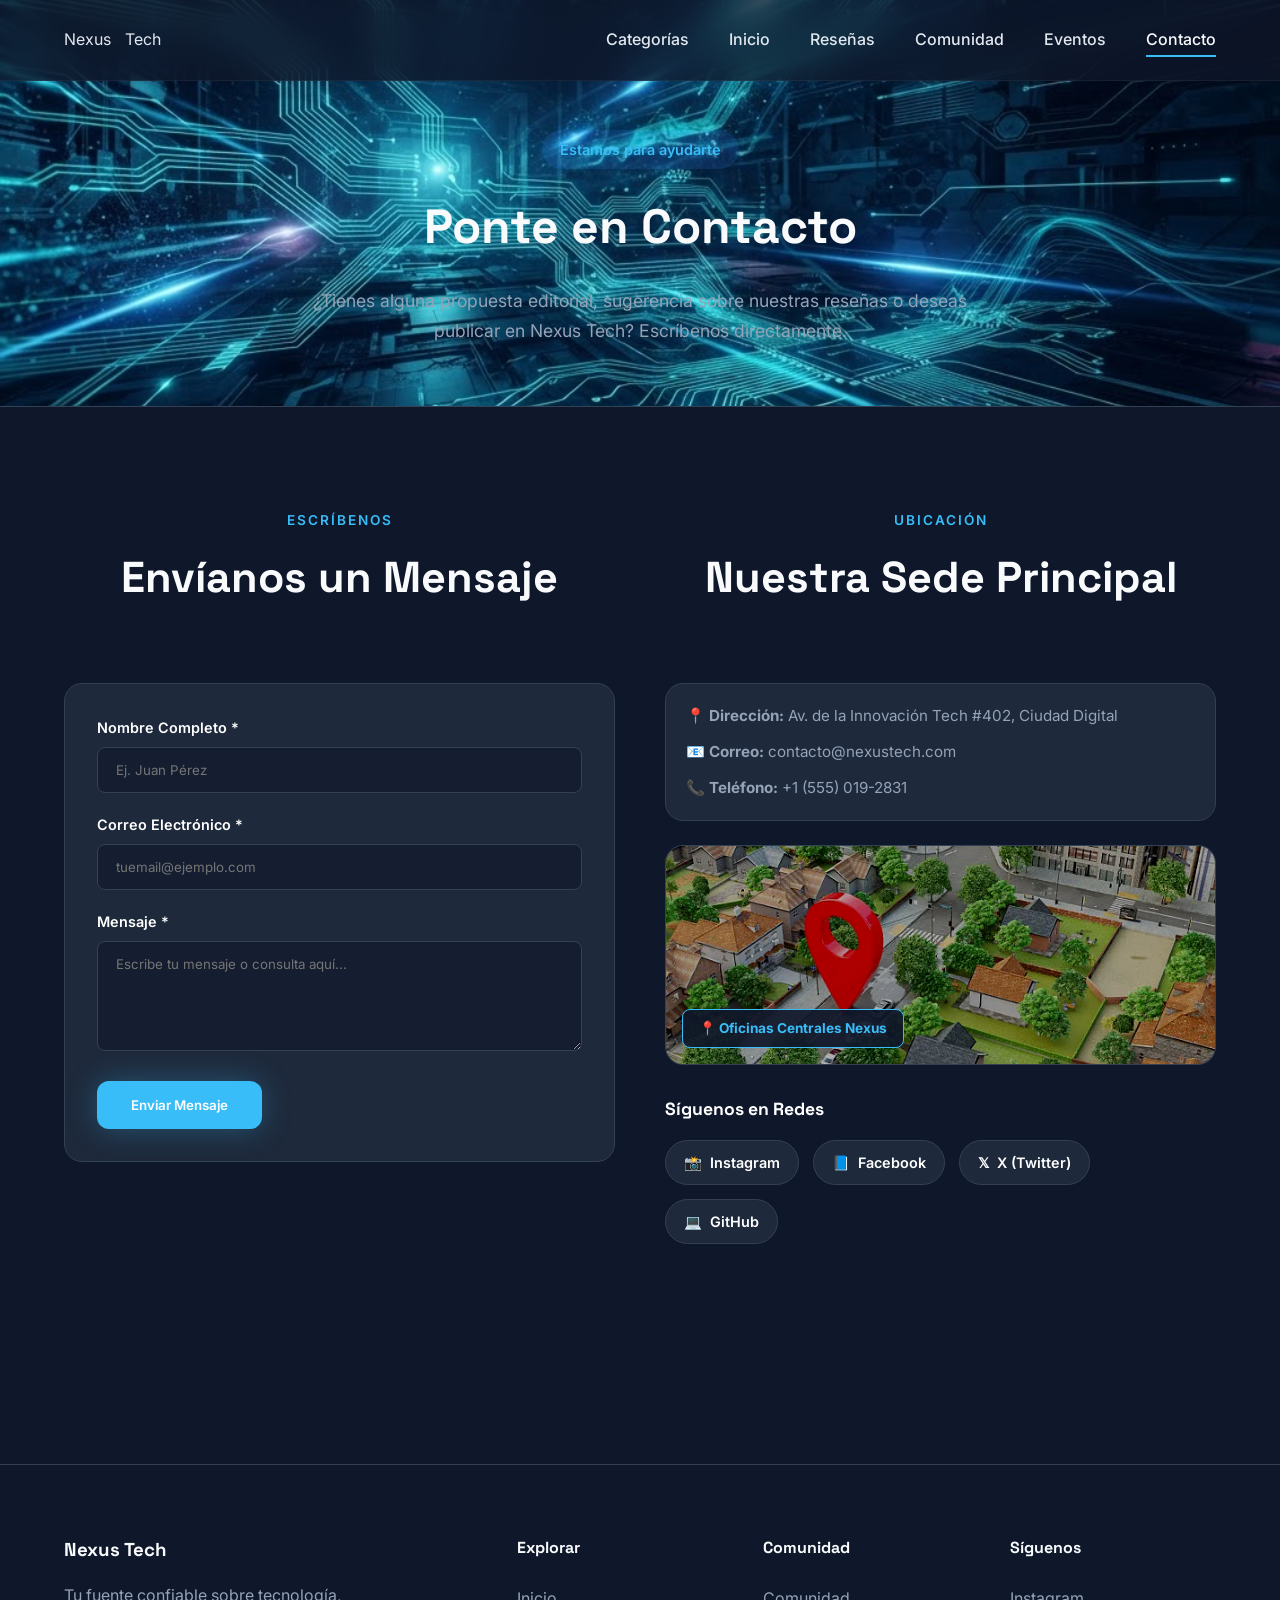
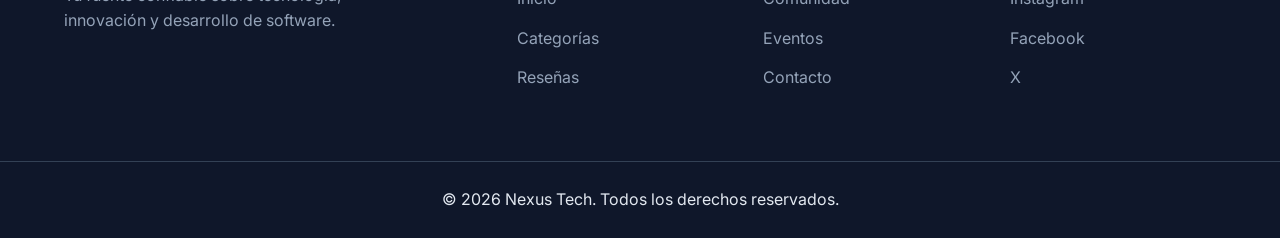
<file: pages/contacto.html>
<!DOCTYPE html>
<html lang="es">
<head>
    <meta charset="UTF-8">
    <meta name="viewport" content="width=device-width, initial-scale=1.0">
    <title>Contacto | Nexus Tech</title>

    <link rel="stylesheet" href="../assets/css/main.css">
    <link rel="stylesheet" href="../assets/css/layout.css">
    <link rel="stylesheet" href="../assets/css/components.css">
    <link rel="stylesheet" href="../assets/css/responsive.css">
</head>

<body>
    <!--==================== HEADER ====================-->
    <header class="header">
        <div class="container header__container">
            <a href="../index.html" class="header__logo">
                Nexus <span>Tech</span>
            </a>
            <input type="checkbox" id="menu-toggle" class="header__checkbox">
            <label for="menu-toggle" class="header__toggle">
                <span></span>
                <span></span>
                <span></span>
            </label>
            <nav class="header__nav">
                <ul class="header__menu">
                    <li class="header__item"><a href="categorias.html" class="header__link">Categorías</a></li>
                    <li class="header__item"><a href="../index.html" class="header__link">Inicio</a></li>
                    <li class="header__item"><a href="resenas.html" class="header__link">Reseñas</a></li>
                    <li class="header__item"><a href="comunidad.html" class="header__link">Comunidad</a></li>
                    <li class="header__item"><a href="eventos.html" class="header__link">Eventos</a></li>
                    <li class="header__item"><a href="contacto.html" class="header__link header__link--active">Contacto</a></li>
                </ul>
            </nav>
        </div>
    </header>

    <main>
        <!--==================== HERO CONTACTO ====================-->
        <section class="categories-hero">
            <img src="../assets/img/hero.webp" alt="Banner Contacto" class="hero__image">
            <div class="categories-hero__overlay"></div>

            <div class="container">
                <span class="categories-hero__badge">Estamos para ayudarte</span>
                <h1 class="categories-hero__title">Ponte en Contacto</h1>
                <p class="categories-hero__text">
                    ¿Tienes alguna propuesta editorial, sugerencia sobre nuestras reseñas o deseas publicar en Nexus Tech? Escríbenos directamente.
                </p>
            </div>
        </section>

        <!--==================== FORMULARIO Y UBICACIÓN ====================-->
        <section class="contact-section section">
            <div class="container contact__container">
                
                <!-- COLUMNA 1: FORMULARIO CON VALIDACIÓN CSS -->
                <div class="contact-form-wrapper">
                    <div class="section-header section-header--left">
                        <span class="section-header__subtitle">Escríbenos</span>
                        <h2 class="section-header__title">Envíanos un Mensaje</h2>
                    </div>

                    <form class="contact-form" action="#" method="POST" onsubmit="event.preventDefault();">
                        <!-- Campo Nombre -->
                        <div class="form-group">
                            <label for="name" class="form-label">Nombre Completo *</label>
                            <input 
                                type="text" 
                                id="name" 
                                name="name" 
                                class="form-input" 
                                placeholder="Ej. Juan Pérez" 
                                required
                            >
                            <span class="form-feedback form-feedback--invalid">Por favor, ingresa tu nombre.</span>
                            <span class="form-feedback form-feedback--valid">¡Nombre correcto!</span>
                        </div>

                        <!-- Campo Correo Electrónico -->
                        <div class="form-group">
                            <label for="email" class="form-label">Correo Electrónico *</label>
                            <input 
                                type="email" 
                                id="email" 
                                name="email" 
                                class="form-input" 
                                placeholder="tuemail@ejemplo.com" 
                                required
                            >
                            <span class="form-feedback form-feedback--invalid">Ingresa un correo electrónico válido.</span>
                            <span class="form-feedback form-feedback--valid">¡Correo válido!</span>
                        </div>

                        <!-- Campo Mensaje -->
                        <div class="form-group">
                            <label for="message" class="form-label">Mensaje *</label>
                            <textarea 
                                id="message" 
                                name="message" 
                                class="form-textarea" 
                                rows="5" 
                                placeholder="Escribe tu mensaje o consulta aquí..." 
                                required
                            ></textarea>
                            <span class="form-feedback form-feedback--invalid">El mensaje no puede estar vacío.</span>
                            <span class="form-feedback form-feedback--valid">¡Mensaje listo!</span>
                        </div>

                        <!-- Botón Enviar -->
                        <button type="submit" class="hero__button form-submit">
                            Enviar Mensaje
                        </button>
                    </form>
                </div>

                <!-- COLUMNA 2: INFORMACIÓN, MAPA Y REDES SOCIALES -->
                <div class="contact-info">
                    <div class="section-header section-header--left">
                        <span class="section-header__subtitle">Ubicación</span>
                        <h2 class="section-header__title">Nuestra Sede Principal</h2>
                    </div>

                    <div class="info-card">
                        <p>📍 <strong>Dirección:</strong> Av. de la Innovación Tech #402, Ciudad Digital</p>
                        <p>📧 <strong>Correo:</strong> contacto@nexustech.com</p>
                        <p>📞 <strong>Teléfono:</strong> +1 (555) 019-2831</p>
                    </div>

                    <!-- MAPA ESTÁTICO (REQUISITO OBLIGATORIO) -->
                    <div class="map-wrapper">
                        <img src="../assets/img/mapa.webp" alt="Mapa de ubicación de la oficina de Nexus Tech" class="map-image">
                        <div class="map-overlay-badge">📍 Oficinas Centrales Nexus</div>
                    </div>

                    <!-- REDES SOCIALES CON ICONOS ANIMADOS (REQUISITO OBLIGATORIO) -->
                    <div class="social-section">
                        <h3>Síguenos en Redes</h3>
                        <div class="social-animated-list">
                            <a href="https://instagram.com" target="_blank" rel="noopener noreferrer" class="social-icon social-icon--instagram" aria-label="Instagram">
                                📸 <span>Instagram</span>
                            </a>
                            <a href="https://facebook.com" target="_blank" rel="noopener noreferrer" class="social-icon social-icon--facebook" aria-label="Facebook">
                                📘 <span>Facebook</span>
                            </a>
                            <a href="https://x.com" target="_blank" rel="noopener noreferrer" class="social-icon social-icon--x" aria-label="X (Twitter)">
                                𝕏 <span>X (Twitter)</span>
                            </a>
                            <a href="https://github.com/SamuelJoseMantilla" target="_blank" rel="noopener noreferrer" class="social-icon social-icon--github" aria-label="GitHub">
                                💻 <span>GitHub</span>
                            </a>
                        </div>
                    </div>
                </div>

            </div>
        </section>
    </main>

    <!--==================== FOOTER ====================-->
    <footer class="footer">
        <div class="container footer__container">
            <div class="footer__brand">
                <h3>Nexus Tech</h3>
                <p>Tu fuente confiable sobre tecnología, innovación y desarrollo de software.</p>
            </div>
            <div class="footer__column">
                <h4>Explorar</h4>
                <a href="../index.html">Inicio</a>
                <a href="categorias.html">Categorías</a>
                <a href="resenas.html">Reseñas</a>
            </div>
            <div class="footer__column">
                <h4>Comunidad</h4>
                <a href="comunidad.html">Comunidad</a>
                <a href="eventos.html">Eventos</a>
                <a href="contacto.html">Contacto</a>
            </div>
            <div class="footer__column">
                <h4>Síguenos</h4>
                <a href="#">Instagram</a>
                <a href="#">Facebook</a>
                <a href="#">X</a>
            </div>
        </div>
        <div class="footer__copy">
            © 2026 Nexus Tech. Todos los derechos reservados.
        </div>
    </footer>
</body>
</html>
</file>
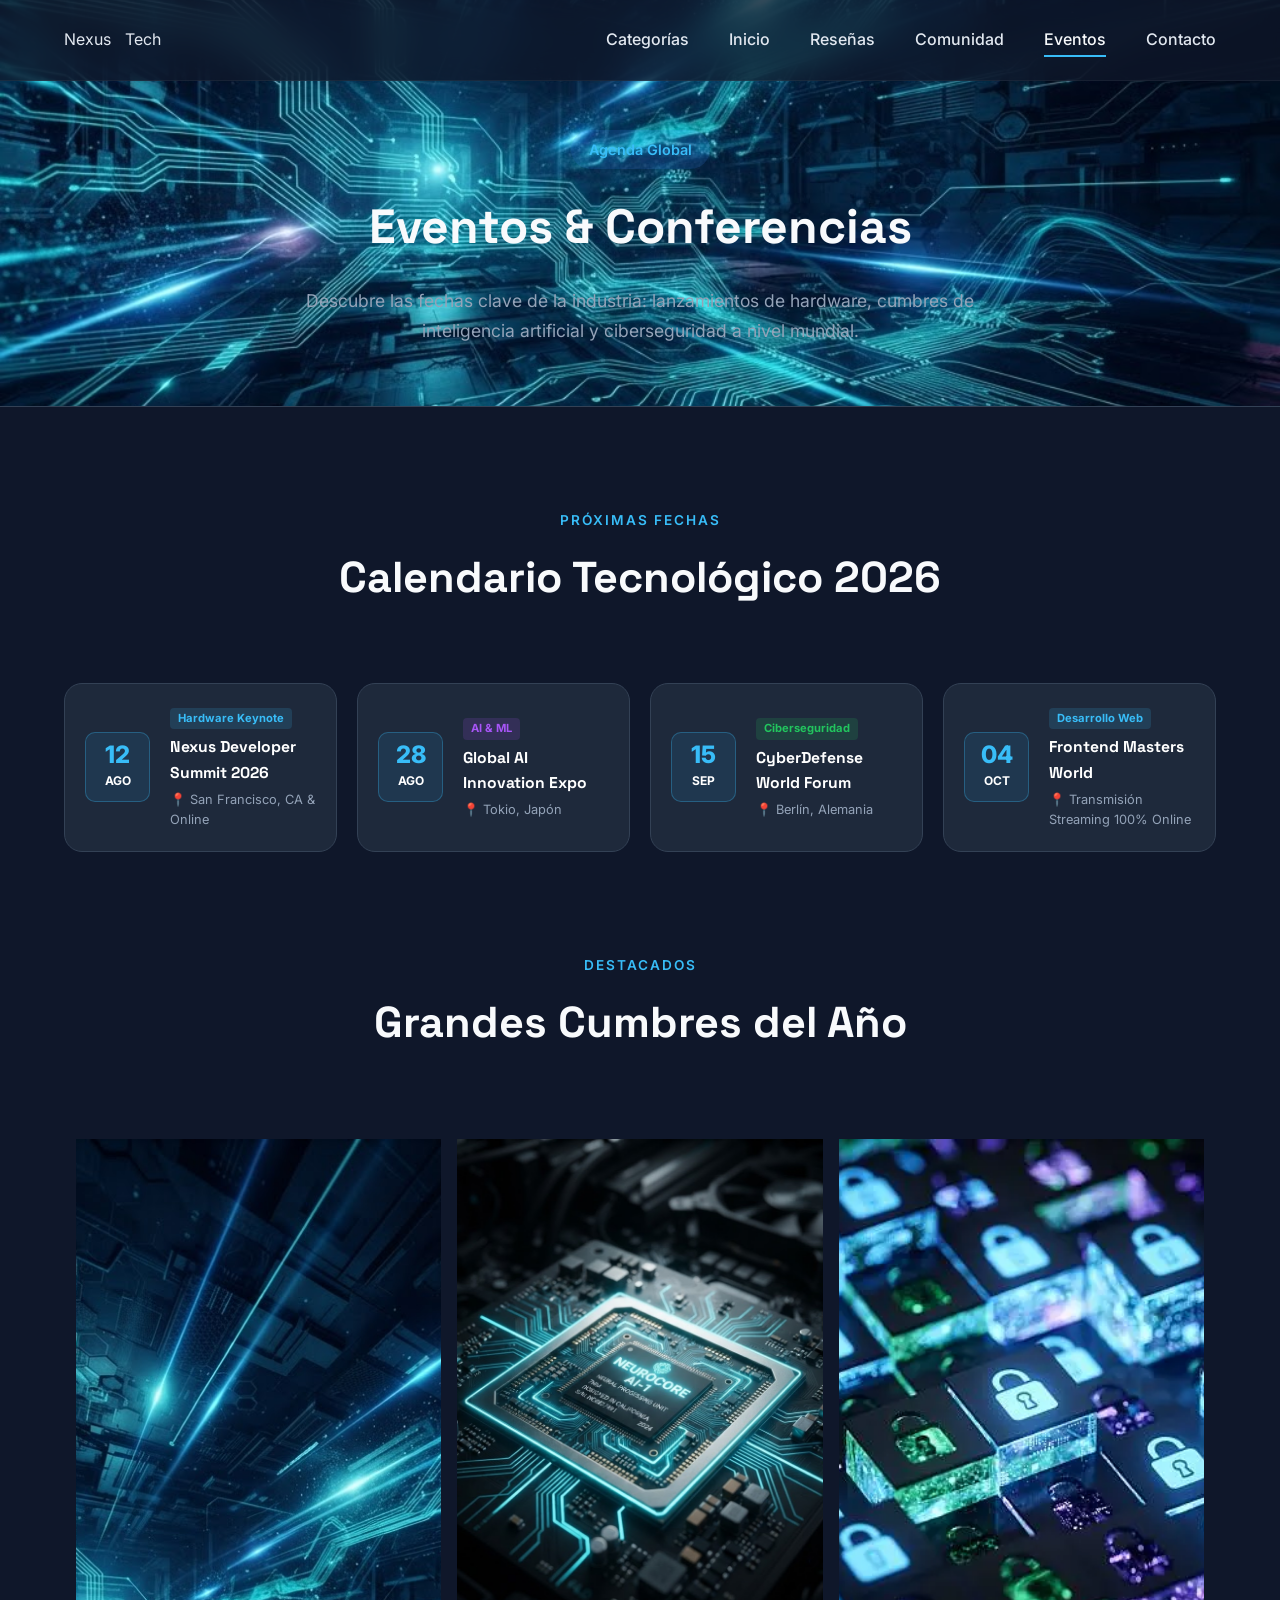
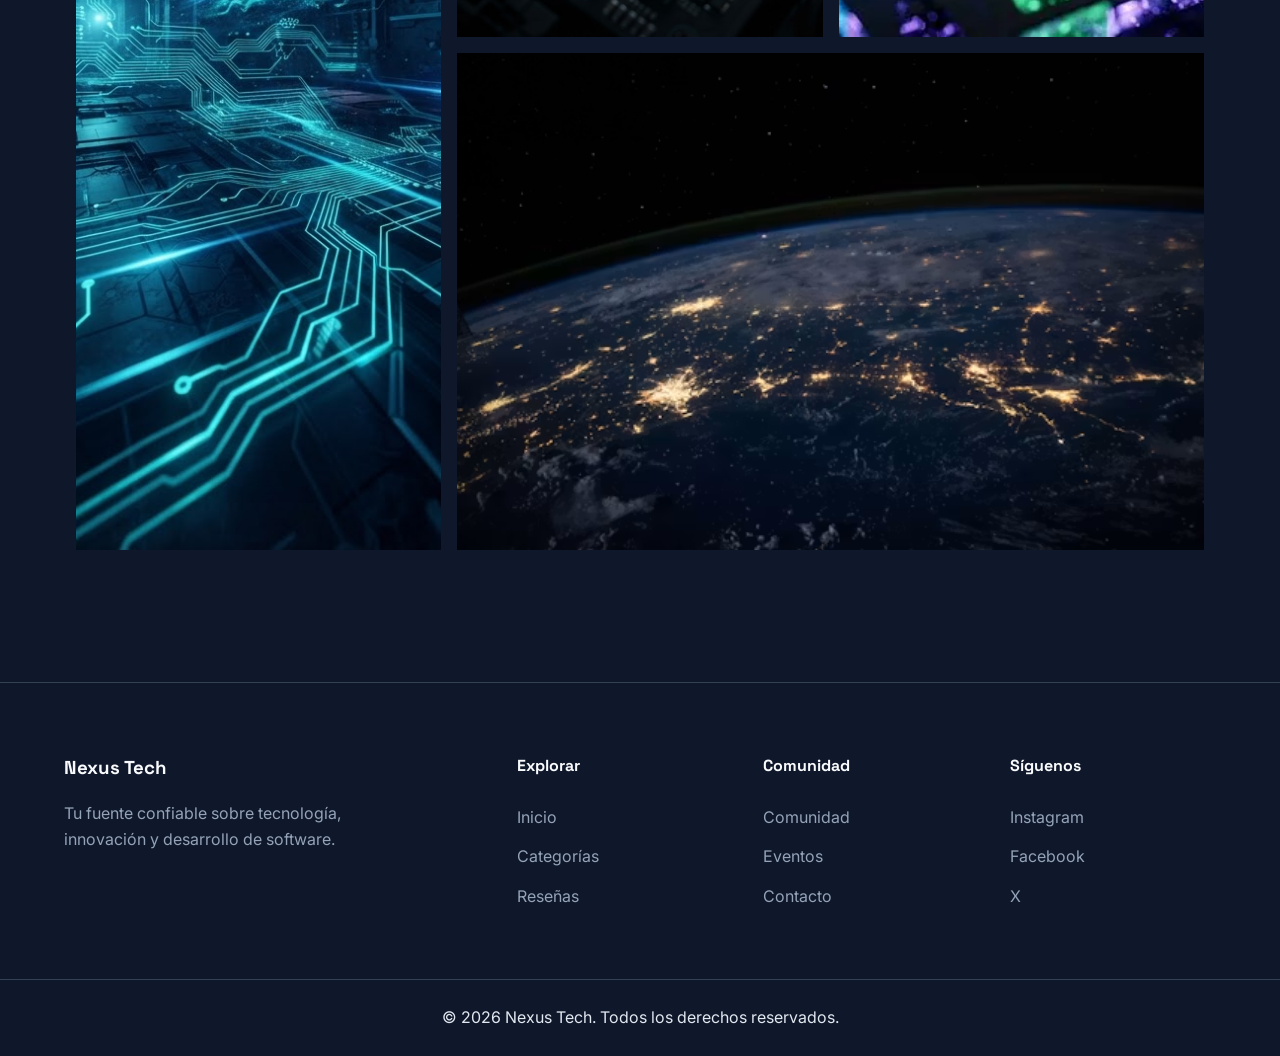
<file: pages/eventos.html>
<!DOCTYPE html>
<html lang="es">
<head>
    <meta charset="UTF-8">
    <meta name="viewport" content="width=device-width, initial-scale=1.0">
    <title>Eventos Tecnológicos | Nexus Tech</title>

    <link rel="stylesheet" href="../assets/css/main.css">
    <link rel="stylesheet" href="../assets/css/layout.css">
    <link rel="stylesheet" href="../assets/css/components.css">
    <link rel="stylesheet" href="../assets/css/responsive.css">
</head>

<body>
    <!--==================== HEADER ====================-->
    <header class="header">
        <div class="container header__container">
            <a href="../index.html" class="header__logo">
                Nexus <span>Tech</span>
            </a>
            <input type="checkbox" id="menu-toggle" class="header__checkbox">
            <label for="menu-toggle" class="header__toggle">
                <span></span>
                <span></span>
                <span></span>
            </label>
            <nav class="header__nav">
                <ul class="header__menu">
                    <li class="header__item"><a href="categorias.html" class="header__link">Categorías</a></li>
                    <li class="header__item"><a href="../index.html" class="header__link">Inicio</a></li>
                    <li class="header__item"><a href="resenas.html" class="header__link">Reseñas</a></li>
                    <li class="header__item"><a href="comunidad.html" class="header__link">Comunidad</a></li>
                    <li class="header__item"><a href="eventos.html" class="header__link header__link--active">Eventos</a></li>
                    <li class="header__item"><a href="contacto.html" class="header__link">Contacto</a></li>
                </ul>
            </nav>
        </div>
    </header>

    <main>
        <!--==================== HERO EVENTOS ====================-->
        <section class="categories-hero">
            <img src="../assets/img/hero.webp" alt="Banner Eventos Tech" class="hero__image">
            <div class="categories-hero__overlay"></div>

            <div class="container">
                <span class="categories-hero__badge">Agenda Global</span>
                <h1 class="categories-hero__title">Eventos & Conferencias</h1>
                <p class="categories-hero__text">
                    Descubre las fechas clave de la industria: lanzamientos de hardware, cumbres de inteligencia artificial y ciberseguridad a nivel mundial.
                </p>
            </div>
        </section>

        <!--==================== CALENDARIO VISUAL ====================-->
        <section class="calendar-section section">
            <div class="container">
                <div class="section-header">
                    <span class="section-header__subtitle">Próximas Fechas</span>
                    <h2 class="section-header__title">Calendario Tecnológico 2026</h2>
                </div>

                <div class="calendar-grid">
                    <!-- Evento Calendario 1 -->
                    <div class="calendar-card">
                        <div class="calendar-card__date">
                            <span class="calendar-card__day">12</span>
                            <span class="calendar-card__month">AGO</span>
                        </div>
                        <div class="calendar-card__details">
                            <span class="calendar-card__tag">Hardware Keynote</span>
                            <h3 class="calendar-card__title">Nexus Developer Summit 2026</h3>
                            <p class="calendar-card__location">📍 San Francisco, CA & Online</p>
                        </div>
                    </div>

                    <!-- Evento Calendario 2 -->
                    <div class="calendar-card">
                        <div class="calendar-card__date">
                            <span class="calendar-card__day">28</span>
                            <span class="calendar-card__month">AGO</span>
                        </div>
                        <div class="calendar-card__details">
                            <span class="calendar-card__tag calendar-card__tag--ai">AI & ML</span>
                            <h3 class="calendar-card__title">Global AI Innovation Expo</h3>
                            <p class="calendar-card__location">📍 Tokio, Japón</p>
                        </div>
                    </div>

                    <!-- Evento Calendario 3 -->
                    <div class="calendar-card">
                        <div class="calendar-card__date">
                            <span class="calendar-card__day">15</span>
                            <span class="calendar-card__month">SEP</span>
                        </div>
                        <div class="calendar-card__details">
                            <span class="calendar-card__tag calendar-card__tag--security">Ciberseguridad</span>
                            <h3 class="calendar-card__title">CyberDefense World Forum</h3>
                            <p class="calendar-card__location">📍 Berlín, Alemania</p>
                        </div>
                    </div>

                    <!-- Evento Calendario 4 -->
                    <div class="calendar-card">
                        <div class="calendar-card__date">
                            <span class="calendar-card__day">04</span>
                            <span class="calendar-card__month">OCT</span>
                        </div>
                        <div class="calendar-card__details">
                            <span class="calendar-card__tag">Desarrollo Web</span>
                            <h3 class="calendar-card__title">Frontend Masters World</h3>
                            <p class="calendar-card__location">📍 Transmisión Streaming 100% Online</p>
                        </div>
                    </div>
                </div>
            </div>
        </section>

        <!--==================== EVENTOS DESTACADOS ====================-->
    <div class="container">
        <div class="section-header">
                <span class="section-header__subtitle">Destacados</span>
                <h2 class="section-header__title">Grandes Cumbres del Año</h2>
         </div>

        <div class="events-grid">
                <div class="events-galery-1">
                    <!-- Evento Destacado 1 -->
                    <img src="../assets/img/hero.webp" alt="Nexus Summit" class="event-card__image">            
                </div>

                <!-- Evento Destacado 2 -->
                    <div class="events-galery-2">
                    <img src="../assets/img/gadgets.webp" alt="AI Expo" class="event-card__image">
                    </div>

                <!-- Evento Destacado 3 -->
                <div class="events-galery-3">
                    <img src="../assets/img/cibersegu.webp" alt="CyberDefense Forum" class="event-card__image">
                </div>
                <div class="events-galery-4">
                    <img src="../assets/img/image copy 2.png" alt="tecnologia" class="event-card__image">
                </div>
        </div>
                    
    </div>
    </main>

    <!--==================== FOOTER ====================-->
    <footer class="footer">
        <div class="container footer__container">
            <div class="footer__brand">
                <h3>Nexus Tech</h3>
                <p>Tu fuente confiable sobre tecnología, innovación y desarrollo de software.</p>
            </div>
            <div class="footer__column">
                <h4>Explorar</h4>
                <a href="../index.html">Inicio</a>
                <a href="categorias.html">Categorías</a>
                <a href="resenas.html">Reseñas</a>
            </div>
            <div class="footer__column">
                <h4>Comunidad</h4>
                <a href="comunidad.html">Comunidad</a>
                <a href="eventos.html">Eventos</a>
                <a href="contacto.html">Contacto</a>
            </div>
            <div class="footer__column">
                <h4>Síguenos</h4>
                <a href="#">Instagram</a>
                <a href="#">Facebook</a>
                <a href="#">X</a>
            </div>
        </div>
        <div class="footer__copy">
            © 2026 Nexus Tech. Todos los derechos reservados.
        </div>
    </footer>
</body>
</html>
</file>
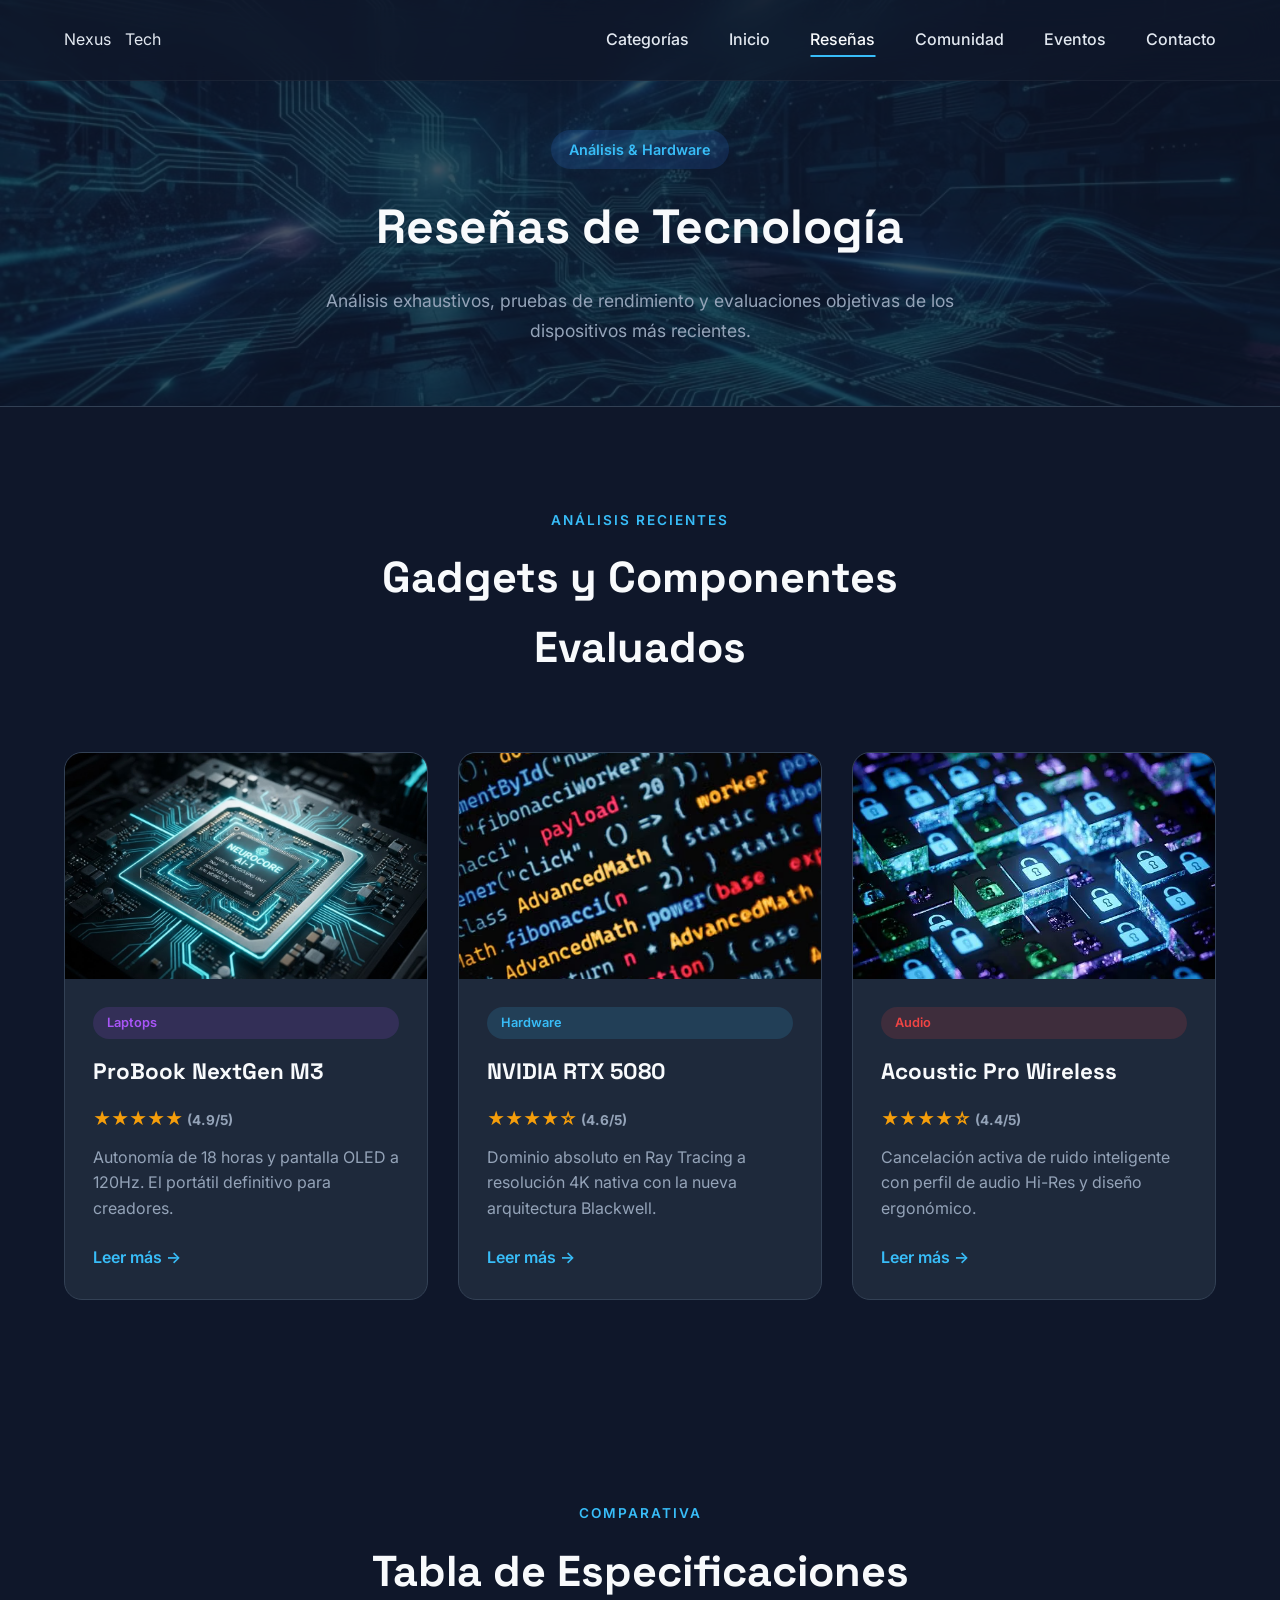
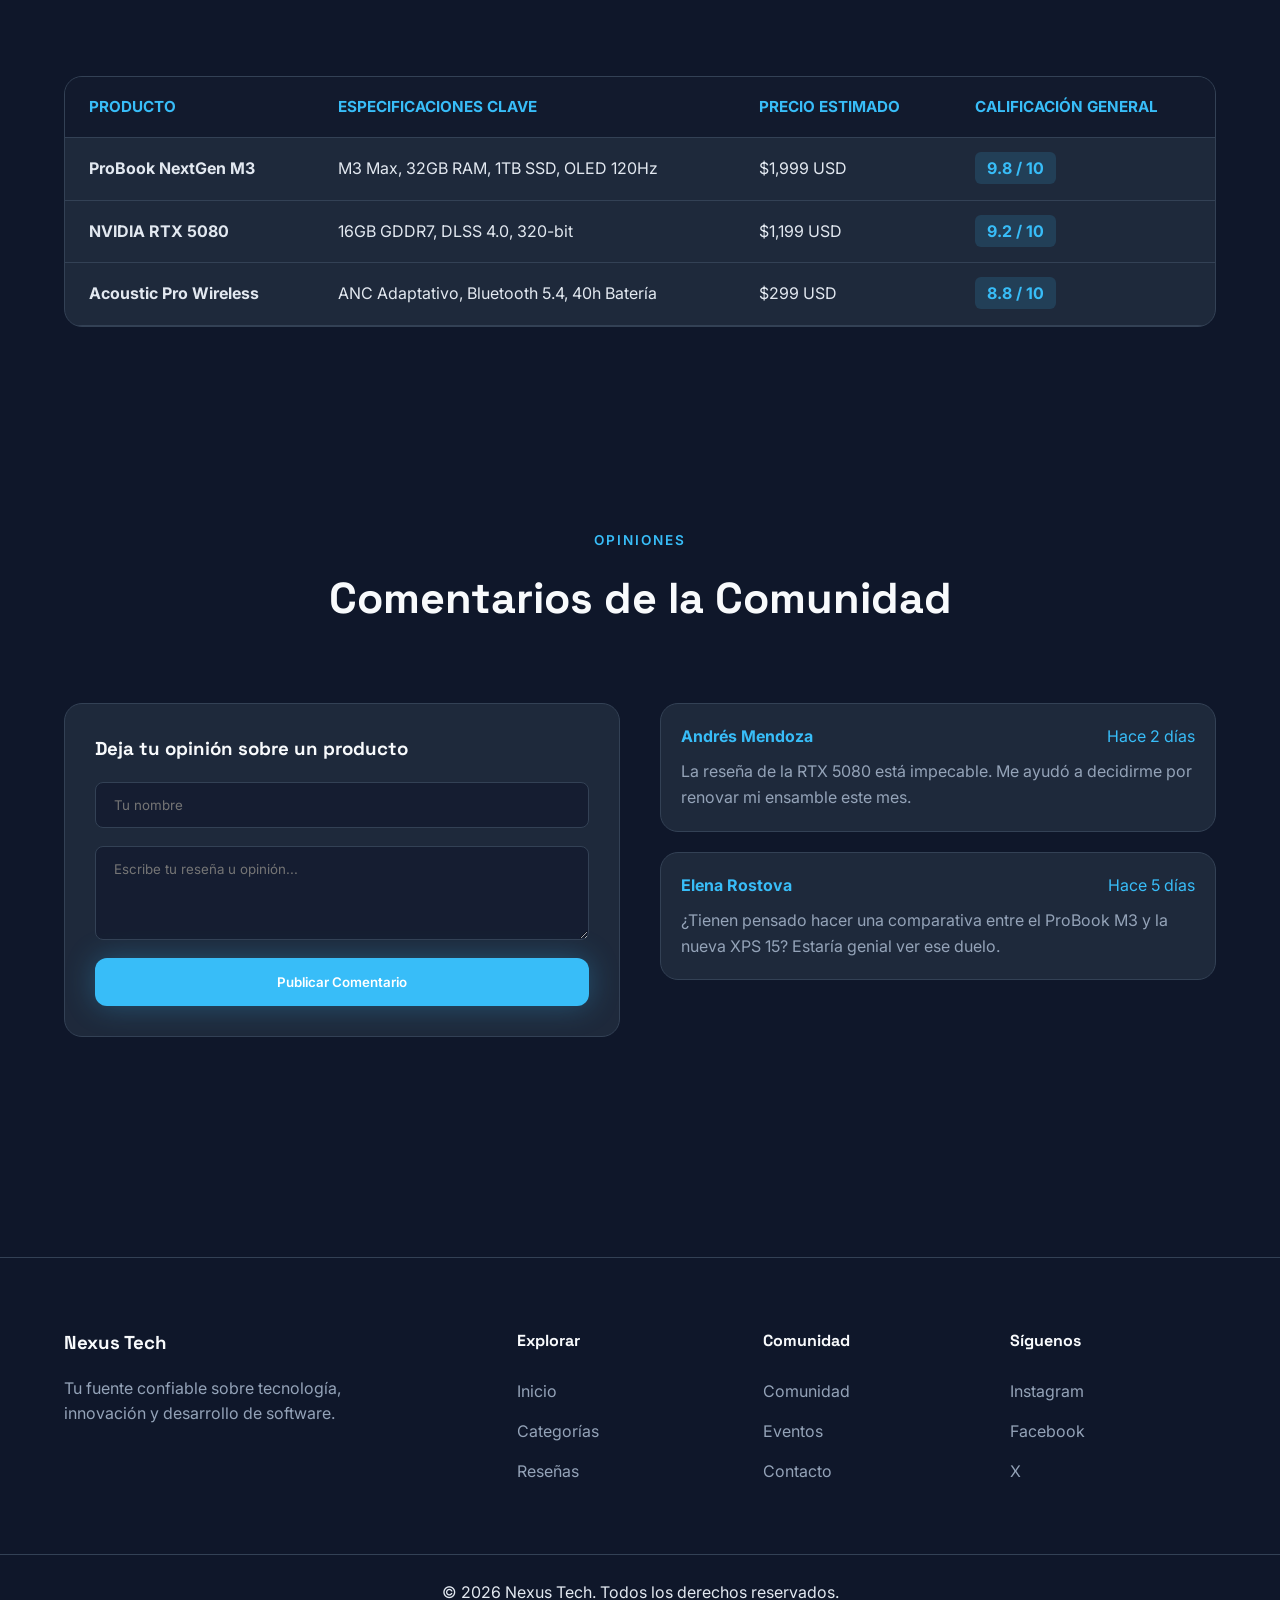
<file: pages/resenas.html>
<!DOCTYPE html>
<html lang="es">
<head>
    <meta charset="UTF-8">
    <meta name="viewport" content="width=device-width, initial-scale=1.0">
    <title>Reseñas | Nexus Tech</title>

    <link rel="stylesheet" href="../assets/css/main.css">
    <link rel="stylesheet" href="../assets/css/layout.css">
    <link rel="stylesheet" href="../assets/css/components.css">
    <link rel="stylesheet" href="../assets/css/responsive.css">
</head>

<body>
    <!--==================== HEADER ====================-->
    <header class="header">
        <div class="container header__container">
            <a href="../index.html" class="header__logo">
                Nexus <span>Tech</span>
            </a>
            <input type="checkbox" id="menu-toggle" class="header__checkbox">
            <label for="menu-toggle" class="header__toggle">
                <span></span>
                <span></span>
                <span></span>
            </label>
            <nav class="header__nav">
                <ul class="header__menu">
                    <li class="header__item"><a href="categorias.html" class="header__link">Categorías</a></li>
                    <li class="header__item"><a href="../index.html" class="header__link">Inicio</a></li>
                    <li class="header__item"><a href="resenas.html" class="header__link header__link--active">Reseñas</a></li>
                    <li class="header__item"><a href="comunidad.html" class="header__link">Comunidad</a></li>
                    <li class="header__item"><a href="eventos.html" class="header__link">Eventos</a></li>
                    <li class="header__item"><a href="contacto.html" class="header__link">Contacto</a></li>
                </ul>
            </nav>
        </div>
    </header>

    <main>
        <!-- HERO RESEÑAS -->
        <section class="categories-hero">
            <img src="../assets/img/hero.webp" alt="Banner Reseñas" class="hero__image">
            <div class="hero__overlay"></div>
            <div class="container">
                <span class="categories-hero__badge">Análisis & Hardware</span>
                <h1 class="categories-hero__title">Reseñas de Tecnología</h1>
                <p class="categories-hero__text">Análisis exhaustivos, pruebas de rendimiento y evaluaciones objetivas de los dispositivos más recientes.</p>
            </div>
        </section>

        <!-- SECCIÓN DE TARJETAS DE RESEÑAS CON ESTRELLAS -->
        <section class="reviews-section section">
            <div class="container">
                <div class="section-header">
                    <span class="section-header__subtitle">Análisis Recientes</span>
                    <h2 class="section-header__title">Gadgets y Componentes Evaluados</h2>
                </div>

                <div class="articles-grid">
                    <!-- Tarjeta 1 -->
                    <article class="article-card review-card">
                        <img src="../assets/img/gadgets.webp" alt="ProBook NextGen M3" class="article-card__image">
                        <div class="article-card__content">
                            <span class="article-card__category article-card__category--gadgets">Laptops</span>
                            <h3 class="article-card__title">ProBook NextGen M3</h3>
                            <div class="review-card__stars">★★★★★ <span>(4.9/5)</span></div>
                            <p class="article-card__description">
                                Autonomía de 18 horas y pantalla OLED a 120Hz. El portátil definitivo para creadores.
                            </p>
                            <a href="#" class="article-card__button">Leer más →</a>
                        </div>
                    </article>

                    <!-- Tarjeta 2 -->
                    <article class="article-card review-card">
                        <img src="../assets/img/software.webp" alt="NVIDIA RTX 5080" class="article-card__image">
                        <div class="article-card__content">
                            <span class="article-card__category article-card__category--ai">Hardware</span>
                            <h3 class="article-card__title">NVIDIA RTX 5080</h3>
                            <div class="review-card__stars">★★★★☆ <span>(4.6/5)</span></div>
                            <p class="article-card__description">
                                Dominio absoluto en Ray Tracing a resolución 4K nativa con la nueva arquitectura Blackwell.
                            </p>
                            <a href="#" class="article-card__button">Leer más →</a>
                        </div>
                    </article>

                    <!-- Tarjeta 3 -->
                    <article class="article-card review-card">
                        <img src="../assets/img/cibersegu.webp" alt="Acoustic Pro Wireless" class="article-card__image">
                        <div class="article-card__content">
                            <span class="article-card__category article-card__category--security">Audio</span>
                            <h3 class="article-card__title">Acoustic Pro Wireless</h3>
                            <div class="review-card__stars">★★★★☆ <span>(4.4/5)</span></div>
                            <p class="article-card__description">
                                Cancelación activa de ruido inteligente con perfil de audio Hi-Res y diseño ergonómico.
                            </p>
                            <a href="#" class="article-card__button">Leer más →</a>
                        </div>
                    </article>
                </div>
            </div>
        </section>

        <!-- TABLA COMPARATIVA DE PRODUCTOS (REQUISITO OBLIGATORIO) -->
        <section class="comparison-section section">
            <div class="container">
                <div class="section-header">
                    <span class="section-header__subtitle">Comparativa</span>
                    <h2 class="section-header__title">Tabla de Especificaciones</h2>
                </div>

                <div class="table-wrapper">
                    <table class="comparison-table">
                        <thead>
                            <tr>
                                <th>Producto</th>
                                <th>Especificaciones Clave</th>
                                <th>Precio Estimado</th>
                                <th>Calificación General</th>
                            </tr>
                        </thead>
                        <tbody>
                            <tr>
                                <td><strong>ProBook NextGen M3</strong></td>
                                <td>M3 Max, 32GB RAM, 1TB SSD, OLED 120Hz</td>
                                <td>$1,999 USD</td>
                                <td><span class="badge-score">9.8 / 10</span></td>
                            </tr>
                            <tr>
                                <td><strong>NVIDIA RTX 5080</strong></td>
                                <td>16GB GDDR7, DLSS 4.0, 320-bit</td>
                                <td>$1,199 USD</td>
                                <td><span class="badge-score">9.2 / 10</span></td>
                            </tr>
                            <tr>
                                <td><strong>Acoustic Pro Wireless</strong></td>
                                <td>ANC Adaptativo, Bluetooth 5.4, 40h Batería</td>
                                <td>$299 USD</td>
                                <td><span class="badge-score">8.8 / 10</span></td>
                            </tr>
                        </tbody>
                    </table>
                </div>
            </div>
        </section>

        <!-- SECCIÓN DE COMENTARIOS (REQUISITO OBLIGATORIO) -->
        <section class="comments-section section">
            <div class="container">
                <div class="section-header">
                    <span class="section-header__subtitle">Opiniones</span>
                    <h2 class="section-header__title">Comentarios de la Comunidad</h2>
                </div>

                <div class="comments-container">
                    <!-- Formulario de comentario ficticio -->
                    <form class="comment-form" onclick="event.preventDefault();">
                        <h3>Deja tu opinión sobre un producto</h3>
                        <div class="form-group">
                            <input type="text" placeholder="Tu nombre" class="form-input">
                        </div>
                        <div class="form-group">
                            <textarea placeholder="Escribe tu reseña u opinión..." class="form-textarea" rows="4"></textarea>
                        </div>
                        <button type="submit" class="hero__button">Publicar Comentario</button>
                    </form>

                    <!-- Lista de Comentarios -->
                    <div class="comments-list">
                        <div class="comment-card">
                            <div class="comment-card__header">
                                <strong>Andrés Mendoza</strong>
                                <span>Hace 2 días</span>
                            </div>
                            <p>La reseña de la RTX 5080 está impecable. Me ayudó a decidirme por renovar mi ensamble este mes.</p>
                        </div>
                        <div class="comment-card">
                            <div class="comment-card__header">
                                <strong>Elena Rostova</strong>
                                <span>Hace 5 días</span>
                            </div>
                            <p>¿Tienen pensado hacer una comparativa entre el ProBook M3 y la nueva XPS 15? Estaría genial ver ese duelo.</p>
                        </div>
                    </div>
                </div>
            </div>
        </section>
    </main>

    <!--==================== FOOTER ====================-->
    <footer class="footer">
        <div class="container footer__container">
            <div class="footer__brand">
                <h3>Nexus Tech</h3>
                <p>Tu fuente confiable sobre tecnología, innovación y desarrollo de software.</p>
            </div>
            <div class="footer__column">
                <h4>Explorar</h4>
                <a href="../index.html">Inicio</a>
                <a href="categorias.html">Categorías</a>
                <a href="resenas.html">Reseñas</a>
            </div>
            <div class="footer__column">
                <h4>Comunidad</h4>
                <a href="comunidad.html">Comunidad</a>
                <a href="eventos.html">Eventos</a>
                <a href="contacto.html">Contacto</a>
            </div>
            <div class="footer__column">
                <h4>Síguenos</h4>
                <a href="#">Instagram</a>
                <a href="#">Facebook</a>
                <a href="#">X</a>
            </div>
        </div>
        <div class="footer__copy">
            © 2026 Nexus Tech. Todos los derechos reservados.
        </div>
    </footer>
</body>
</html>
</file>
<file: assets/css/main.css>
/*=========================================
=               GOOGLE FONTS              =
=========================================*/

@import url('https://fonts.googleapis.com/css2?family=Inter:wght@300;400;500;600;700&family=Space+Grotesk:wght@400;500;600;700&display=swap');

/*=========================================
=                  RESET                  =
=========================================*/

*,
*::before,
*::after{
    margin: 0;
    padding: 0;
    box-sizing: border-box;
}

/*=========================================
=               VARIABLES                 =
=========================================*/

:root{

    /* Colors */

    --clr-background:#0F172A;
    --clr-surface:#1E293B;
    --clr-border:#334155;

    --clr-primary:#38BDF8;
    --clr-primary-hover:#22D3EE;

    --clr-title:#F8FAFC;
    --clr-text:#E2E8F0;
    --clr-text-light:#94A3B8;

    /* Fonts */

    --ff-title:"Space Grotesk",sans-serif;
    --ff-body:"Inter",sans-serif;

    /* Width */

    --container:1200px;

    /* Radius */

    --radius-sm:10px;
    --radius-md:18px;
    --radius-lg:28px;

    /* Shadow */

    --shadow:0 15px 40px rgba(0,0,0,.25);

    /* Transition */

    --transition:.35s ease;

}

/*=========================================
=             GLOBAL STYLES              =
=========================================*/

html{

    scroll-behavior:smooth;

}

body{

    background:var(--clr-background);

    color:var(--clr-text);

    font-family:var(--ff-body);

    line-height:1.6;

    overflow-x:hidden;

}

img{

    width:100%;

    display:block;

}

a{

    color:inherit;

    text-decoration:none;

}

ul{

    list-style:none;

}

button{

    font-family:inherit;

    border:none;

    cursor:pointer;

}

input,
textarea{

    font-family:inherit;

}

h1,
h2,
h3,
h4,
h5,
h6{

    font-family:var(--ff-title);

    color:var(--clr-title);

    font-weight:700;

}

p{

    color:var(--clr-text-light);

}

/*=========================================
=              CONTAINER                 =
=========================================*/

.container{

    width:min(90%,var(--container));

    margin-inline:auto;

}
</file>
<file: assets/css/components.css>
/*=========================================
=                 HEADER                  =
=========================================*/

.header{

    position: fixed;
    top: 0;
    left: 0;
    width: 100%;
    z-index: 1000;
    backdrop-filter: blur(16px);
    background: rgba(15,23,42,.75);
    border-bottom: 1px solid rgba(255,255,255,.05);

}

.header__container{
    height: 80px;
    display: flex;
    justify-content: space-between;
    align-items: center;

}

.header__logo{
    display:flex;
    align-items:center;
    gap:14px;

}

.header__logo-icon{
    width:18px;
    height:18px;
    background:var(--clr-primary);
    clip-path:polygon(
        25% 6%,
        75% 6%,
        100% 50%,
        75% 94%,
        25% 94%,
        0% 50%
    );
    transition:var(--transition);

}

.header__logo-text{
    display:flex;
    flex-direction:column;
    line-height:1;

}

.header__logo-text span:first-child{
    font-family:var(--ff-title);
    font-size:1.3rem;
    color:white;
    font-weight:700;

}

.header__logo-text span:last-child{
    color:var(--clr-primary);
    font-size:.82rem;
    letter-spacing:3px;
    text-transform:uppercase;

}

.header__menu{
    display:flex;
    align-items:center;
    gap:40px;

}   

.header__menu{
    display:flex;
    align-items:center;
    gap:40px;

}

.header__link{
    position:relative;
    padding:8px 0;
    color:var(--clr-text);
    font-weight:500;
    transition:color var(--transition);
}

.header__link:hover,
.header__link--active{
    color:var(--clr-title);
}

.header__link::after{
    content:"";
    position:absolute;
    left:50%;
    bottom:0;
    width:0;
    height:2px;
    background:var(--clr-primary);
    transform:translateX(-50%);
    transition:width var(--transition);
}

.header__link:hover::after,
.header__link--active::after{
    width:100%;
}

.header__checkbox{
    display:none;
}

.header__toggle{
    display:none;
    flex-direction:column;
    gap:5px;
    cursor:pointer;
}

.header__toggle span{
    width:28px;
    height:3px;
    background:var(--clr-title);
    border-radius:10px;
    transition:var(--transition);
}

.hero__badge{
    display:inline-block;
    margin-bottom:24px;
    padding:8px 18px;
    background:rgba(56,189,248,.15);
    border:1px solid rgba(56,189,248,.3);
    border-radius:50px;
    color:var(--clr-primary);
    font-size:.9rem;
    backdrop-filter:blur(10px);
}

.hero__title{
    margin-bottom:24px;
    font-size:clamp(3rem,6vw,5rem);
    line-height:1.1;
}

.hero__text{
    max-width:600px;
    margin-bottom:40px;
    font-size:1.1rem;
}

.hero__button{
    display:inline-flex;
    align-items:center;
    justify-content:center;
    padding:16px 34px;
    border-radius:12px;
    background:var(--clr-primary);
    color:#fff;
    font-weight:600;
    transition:var(--transition);
    box-shadow:0 0 30px rgba(56,189,248,.3);
}

.hero__button:hover{
    background:var(--clr-primary-hover);
    transform:translateY(-4px);
    box-shadow:0 0 40px rgba(56,189,248,.6);
}

.hero__scroll{
    margin-top:70px;
}

.hero__scroll span{
    display:block;
    width:24px;
    height:40px;
    border:2px solid white;
    border-radius:30px;
    position:relative;
}

.hero__scroll span::before{
    content:"";
    position:absolute;
    top:8px;
    left:50%;
    width:5px;
    height:5px;
    background:white;
    border-radius:50%;
    transform:translateX(-50%);
    animation:scroll 2s infinite;
}


.article-card__category--security{
    background:rgba(239,68,68,.15);
    color:#ef4444;
}

.article-card__category--gadgets{
    background:rgba(168,85,247,.15);
    color:#a855f7;
}

.article-card__category--software{
    background:rgba(34,197,94,.15);
    color:#22c55e;
}

.article-card__category--trends{
    background:rgba(249,115,22,.15);
    color:#f97316;
}

.article-card__category--cloud{
    background:rgba(59,130,246,.15);
    color:#3b82f6;
}


.footer__brand p{
    margin-top:18px;
    max-width:300px;
}

.footer__column{
    display:flex;
    flex-direction:column;
    gap:14px;
}

.footer__column h4{
    margin-bottom:12px;
}

.footer__column a{
    color:var(--clr-text-light);
    transition:var(--transition);
}

.footer__column a:hover{
    color:var(--clr-primary);
}

/*==================== CATEGORIES HERO ====================*/

.categories-hero{
    background:linear-gradient(135deg,#0f172a,#1e293b);
    border-bottom:1px solid var(--clr-border);
}

.categories-hero__badge{
    display:inline-block;
    padding:8px 18px;
    margin-bottom:20px;
    border-radius:50px;
    background:rgba(59,130,246,.15);
    color:var(--clr-primary);
    font-size:.9rem;
    font-weight:600;
}

.categories-hero__title{
    margin-bottom:20px;
    font-size:3rem;
}

.categories-hero__text{
    max-width:700px;
    font-size:1.1rem;
    line-height:1.7;
}

/*==================== FILTERS ====================*/

.filters{
    background:var(--clr-surface);
    border:1px solid var(--clr-border);
    border-radius:var(--radius-md);
}

.filters__title{
    margin-bottom:10px;
}

.filters__subtitle{
    margin-bottom:15px;
}

.filters__group label{
    cursor:pointer;
}


/*==================== SEARCH ====================*/

.search{
    background:var(--clr-surface);
    border:1px solid var(--clr-border);
    border-radius:var(--radius-md);
    padding:20px;
}

.search__input{
    width:100%;
    padding:15px 18px;
    border:none;
    outline:none;
    background:transparent;
    color:var(--clr-text);
    font-size:1rem;
}

/*==================== COMPONENTES DE RESEÑAS ====================*/

.review-card__image-wrapper {
  position: relative;
  overflow: hidden;
}

/* Badge de Calificación (Score) encima de la imagen */
.review-card__score {
  position: absolute;
  top: 15px;
  right: 15px;
  background: var(--clr-primary, #38bdf8);
  color: #0f172a;
  font-weight: 800;
  font-size: 1.1rem;
  padding: 6px 12px;
  border-radius: 8px;
  box-shadow: 0 4px 12px rgba(0, 0, 0, 0.4);
  z-index: 2;
}

/* Contenedor de Pro / Contra dentro de la tarjeta */
.review-card__verdict {
  display: flex;
  flex-wrap: wrap;
  gap: 8px;
  margin-bottom: 20px;
}

.review-card__tag {
  font-size: 0.75rem;
  font-weight: 600;
  padding: 4px 10px;
  border-radius: 4px;
}

.review-card__tag--pro {
  background: rgba(34, 197, 94, 0.15);
  color: #22c55e;
  border: 1px solid rgba(34, 197, 94, 0.3);
}

.review-card__tag--con {
  background: rgba(239, 68, 68, 0.15);
  color: #ef4444;
  border: 1px solid rgba(239, 68, 68, 0.3);
}

/*==================== ESTRELLAS Y REVIEWS ====================*/
.review-card__stars {
  color: #f59e0b;
  font-size: 1.1rem;
  font-weight: 700;
  margin-bottom: 12px;
}

.review-card__stars span {
  color: var(--clr-text-light);
  font-size: 0.85rem;
}

/*==================== TABLA COMPARATIVA ====================*/
.table-wrapper {
  overflow-x: auto;
  border: 1px solid var(--clr-border);
  border-radius: var(--radius-md);
  background: var(--clr-surface);
}

.comparison-table {
  width: 100%;
  border-collapse: collapse;
  text-align: left;
}

.comparison-table th, 
.comparison-table td {
  padding: 18px 24px;
  border-bottom: 1px solid var(--clr-border);
}

.comparison-table th {
  background: rgba(15, 23, 42, 0.8);
  color: var(--clr-primary);
  font-size: 0.95rem;
  text-transform: uppercase;
}

.badge-score {
  background: rgba(56, 189, 248, 0.15);
  color: var(--clr-primary);
  padding: 6px 12px;
  border-radius: 6px;
  font-weight: 700;
}

/*==================== COMENTARIOS ====================*/
.comments-container {
  display: grid;
  grid-template-columns: 1fr 1fr;
  gap: 40px;
}

.comment-form {
  background: var(--clr-surface);
  padding: 30px;
  border-radius: var(--radius-md);
  border: 1px solid var(--clr-border);
  display: flex;
  flex-direction: column;
  gap: 18px;
}

.form-input, .form-textarea {
  width: 100%;
  padding: 14px 18px;
  background: rgba(15, 23, 42, 0.6);
  border: 1px solid var(--clr-border);
  border-radius: 8px;
  color: #fff;
  outline: none;
}

.comments-list {
  display: flex;
  flex-direction: column;
  gap: 20px;
}

.comment-card {
  background: var(--clr-surface);
  padding: 20px;
  border-radius: var(--radius-md);
  border: 1px solid var(--clr-border);
}

.comment-card__header {
  display: flex;
  justify-content: space-between;
  margin-bottom: 10px;
  color: var(--clr-primary);
}

/*==================== VISTA DE COMUNIDAD ====================*/

/* Layout específico de comunidad */
.community__container {
  display: grid;
  grid-template-columns: 1fr 320px;
  gap: 40px;
}

/* Tarjetas de Foro */
.forum__list {
  display: flex;
  flex-direction: column;
  gap: 20px;
}

.forum-card {
  display: grid;
  grid-template-columns: auto 1fr auto;
  gap: 20px;
  align-items: center;
  background: var(--clr-surface);
  border: 1px solid var(--clr-border);
  padding: 24px;
  border-radius: var(--radius-md);
  transition: border-color 0.3s ease, transform 0.3s ease;
}

.forum-card:hover {
  border-color: var(--clr-primary);
  transform: translateY(-2px);
}

.forum-card__icon {
  font-size: 2.2rem;
  background: rgba(15, 23, 42, 0.8);
  width: 56px;
  height: 56px;
  display: flex;
  align-items: center;
  justify-content: center;
  border-radius: 12px;
  border: 1px solid var(--clr-border);
}

.forum-card__title {
  font-size: 1.15rem;
  margin-bottom: 6px;
}

.forum-card__title a {
  color: #ffffff;
  text-decoration: none;
  transition: color 0.3s ease;
}

.forum-card__title a:hover {
  color: var(--clr-primary);
}

.forum-card__desc {
  color: var(--clr-text-light);
  font-size: 0.9rem;
  margin-bottom: 10px;
}

.forum-card__meta {
  display: flex;
  gap: 20px;
  font-size: 0.8rem;
  color: var(--clr-primary);
}

.forum-card__last {
  text-align: right;
  border-left: 1px solid var(--clr-border);
  padding-left: 20px;
}

.forum-card__last-title {
  display: block;
  font-size: 0.75rem;
  color: var(--clr-text-light);
}

.forum-card__last small {
  font-size: 0.85rem;
  color: #ffffff;
}

/* Sidebar & Tendencias */
.widget {
  background: var(--clr-surface);
  border: 1px solid var(--clr-border);
  border-radius: var(--radius-md);
  padding: 24px;
  margin-bottom: 24px;
}

.widget__title {
  font-size: 1.1rem;
  color: #ffffff;
  margin-bottom: 20px;
  padding-bottom: 10px;
  border-bottom: 1px solid var(--clr-border);
}

.trending-list {
  list-style: none;
  display: flex;
  flex-direction: column;
  gap: 16px;
}

.trending-item {
  display: flex;
  align-items: center;
  gap: 16px;
}

.trending-item__rank {
  font-weight: 800;
  color: var(--clr-primary);
  font-size: 1.1rem;
}

.trending-item__tag {
  color: #ffffff;
  text-decoration: none;
  font-weight: 600;
  font-size: 0.95rem;
  display: block;
}

.trending-item__tag:hover {
  color: var(--clr-primary);
}

.trending-item small {
  color: var(--clr-text-light);
  font-size: 0.75rem;
}

.widget--banner {
  background: linear-gradient(135deg, rgba(56, 189, 248, 0.1) 0%, rgba(15, 23, 42, 0.9) 100%);
  border-color: rgba(56, 189, 248, 0.3);
}

.widget--banner p {
  font-size: 0.85rem;
  color: var(--clr-text-light);
  margin-bottom: 16px;
}

/* FAQ Grid */
.faq-grid {
  display: grid;
  grid-template-columns: repeat(auto-fit, minmax(300px, 1fr));
  gap: 24px;
}

.faq-card {
  background: var(--clr-surface);
  border: 1px solid var(--clr-border);
  padding: 28px;
  border-radius: var(--radius-md);
}

.faq-card__question {
  color: var(--clr-primary);
  font-size: 1.05rem;
  margin-bottom: 12px;
}

.faq-card__answer {
  color: var(--clr-text-light);
  font-size: 0.9rem;
  line-height: 1.6;
}

/*==================== COMPONENTES DE EVENTOS ====================*/

/* Calendario Visual */
.calendar-grid {
  display: grid;
  grid-template-columns: repeat(auto-fit, minmax(260px, 1fr));
  gap: 20px;
}

.calendar-card {
  display: flex;
  align-items: center;
  gap: 20px;
  background: var(--clr-surface);
  border: 1px solid var(--clr-border);
  border-radius: var(--radius-md);
  padding: 20px;
  transition: transform 0.3s ease, border-color 0.3s ease;
}

.calendar-card:hover {
  transform: translateY(-3px);
  border-color: var(--clr-primary);
}

.calendar-card__date {
  display: flex;
  flex-direction: column;
  align-items: center;
  justify-content: center;
  background: rgba(56, 189, 248, 0.1);
  border: 1px solid rgba(56, 189, 248, 0.3);
  border-radius: 10px;
  min-width: 65px;
  padding: 10px 8px;
}

.calendar-card__day {
  font-size: 1.5rem;
  font-weight: 800;
  color: var(--clr-primary);
  line-height: 1;
}

.calendar-card__month {
  font-size: 0.75rem;
  font-weight: 700;
  color: #ffffff;
  text-transform: uppercase;
  margin-top: 4px;
}

.calendar-card__tag {
  display: inline-block;
  font-size: 0.7rem;
  font-weight: 700;
  color: var(--clr-primary);
  background: rgba(56, 189, 248, 0.15);
  padding: 2px 8px;
  border-radius: 4px;
  margin-bottom: 6px;
}

.calendar-card__tag--ai {
  color: #a855f7;
  background: rgba(168, 85, 247, 0.15);
}

.calendar-card__tag--security {
  color: #22c55e;
  background: rgba(34, 197, 94, 0.15);
}

.calendar-card__title {
  font-size: 0.98rem;
  color: #ffffff;
  margin-bottom: 4px;
}

.calendar-card__location {
  font-size: 0.8rem;
  color: var(--clr-text-light);
}

/* Eventos Destacados */
.events-grid {
  display: grid;
  grid-template-columns: repeat(3,1fr);
  gap: 16px;
  grid-template-rows: repeat(2,1fr);
  padding: 12px;
}

.events-galery-1{
  display: flex;
  font-size: 20px;
  align-items: center;
  justify-content: center;
  grid-row-start: 1;
  grid-row-end: 3;
}

.events-galery-2{
  display: flex;
  align-items: center;
  justify-content: center;
  font-size: 20px;
}


.events-galery-3{
  display: flex;
  align-items: center;
  justify-content: center;
  font-size: 20px;

}

.events-galery-4{
  display: flex;
  align-items: center;
  justify-content: center;
  font-size: 20px;
  grid-column-start: 2;
  grid-column-end: 4;
}

.event-card__image {
  width: 100%;
  height: 100%;
  object-fit: cover;
}
</file>
<file: assets/css/responsive.css>
@media(max-width:992px){

    .featured__grid{
        grid-template-columns:repeat(2,1fr);
    }

}

@media(max-width:768px){

    .featured__grid{
        grid-template-columns:1fr;
    }

}

@media(max-width:768px){

    .footer__container{
        grid-template-columns:1fr;
        text-align:center;
    }

    .footer__brand p{
        margin-inline:auto;
    }

}

@media(max-width:992px){
    .header__menu{
        gap:24px;
    }

    .header__link{
        font-size:.95rem;
    }
}
@media(max-width:768px){

    .header__toggle{
        display:flex;
    }

    .header__nav{
        position:absolute;
        top:80px;
        left:0;
        width:100%;
        background:var(--clr-background);
        border-top:1px solid var(--clr-border);

        max-height:0;
        overflow:hidden;

        transition:max-height .4s ease;
    }

    .header__menu{
        flex-direction:column;
        align-items:center;
        padding:30px 0;
        gap:25px;
    }

    .header__checkbox:checked~.header__nav{
        max-height:450px;
    }

    .header__checkbox:checked+.header__toggle span:nth-child(1){
        transform:translateY(8px) rotate(45deg);
    }

    .header__checkbox:checked+.header__toggle span:nth-child(2){
        opacity:0;
    }

    .header__checkbox:checked+.header__toggle span:nth-child(3){
        transform:translateY(-8px) rotate(-45deg);
    }

}

@media (max-width: 992px){

    .categories__container{
        grid-template-columns:1fr;
    }

    .filters{
        position:static;
    }

    .articles-grid{
        grid-template-columns:repeat(2,1fr);
    }

}

@media (max-width:768px){

    .articles-grid{
        grid-template-columns:1fr;
    }

}

/* Media query para Vista de Comunidad */
@media (max-width: 992px) {
  .community__container {
    grid-template-columns: 1fr;
  }
  
  .forum-card {
    grid-template-columns: 1fr;
  }
  
  .forum-card__last {
    text-align: left;
    border-left: none;
    border-top: 1px solid var(--clr-border);
    padding-left: 0;
    padding-top: 12px;
  }
}
/* Media query para Vista de Eventos */
@media (max-width: 600px) {
  .calendar-card {
    flex-direction: column;
    align-items: flex-start;
  }

  .calendar-card__date {
    flex-direction: row;
    gap: 10px;
    width: 100%;
    justify-content: center;
  }
}

/* Media query para Vista de Contacto */
@media (max-width: 992px) {
  .contact__container {
    grid-template-columns: 1fr;
    gap: 40px;
  }
}
</file>
<file: assets/css/layout.css>
section{
    padding:100px 0;
}


.hero{
    position:relative;
    min-height:100vh;
    display:flex;
    align-items:center;
    overflow:hidden;
}

.hero__image{
    position:absolute;
    inset:0;
    width:100%;
    height:100%;
    object-fit:cover;
    object-position:center;
    z-index:0;
}


.hero__overlay{
    position:absolute;
    inset:0;
    background:rgba(8,12,25,.65);
    z-index:1;
}

.hero__container{
    position:relative;
    z-index:2;
    max-width:700px;
    padding-top:80px;
}

.hero__shape{
    position:absolute;
    border-radius:50%;
    filter:blur(70px);
    opacity:.35;
}

.hero__shape--one{
    width:250px;
    height:250px;
    background:var(--clr-primary);
    top:10%;
    left:-80px;
    animation:floatOne 8s ease-in-out infinite;
}

.hero__shape--two{
    width:300px;
    height:300px;
    background:#8b5cf6;
    bottom:-80px;
    right:-80px;
    animation:floatTwo 10s ease-in-out infinite;
}

.featured__grid{
    display:grid;
    grid-template-columns:repeat(3,1fr);
    gap:32px;
}
.section-header{
    max-width:650px;
    margin:0 auto 70px;
    text-align:center;
}

.section-header__subtitle{
    display:inline-block;
    margin-bottom:12px;
    color:var(--clr-primary);
    font-weight:600;
    text-transform:uppercase;
    letter-spacing:2px;
    font-size:.85rem;
}

.section-header__title{
    margin-bottom:20px;
    font-size:2.7rem;
}

.section-header__text{
    font-size:1.05rem;
}

.article-card{
    overflow:hidden;
    background:var(--clr-surface);
    border:1px solid var(--clr-border);
    border-radius:var(--radius-md);
    transition:var(--transition);
    height:100%;
    display:flex;
    flex-direction:column;
}

.article-card:hover{
    transform:translateY(-10px);
    border-color:var(--clr-primary);
    box-shadow:var(--shadow);
}

.article-card__image{
    width:100%;
    aspect-ratio:16/10;
    object-fit:cover;
    transition:.5s;
}

.article-card:hover .article-card__image{
    transform:scale(1.08);
}

.article-card__content{
    padding:28px;
    display:flex;
    flex-direction:column;
    flex:1;
}

.article-card__category{
    display:inline-block;
    margin-bottom:18px;
    padding:6px 14px;
    border-radius:50px;
    font-size:.8rem;
    font-weight:600;
}

.article-card__category--ai{
    background:rgba(56,189,248,.15);
    color:#38BDF8;
}

.article-card__title{
    margin-bottom:18px;
    font-size:1.4rem;
    line-height:1.3;
}

.article-card__meta{
    display:flex;
    justify-content:space-between;
    margin-bottom:18px;
    color:var(--clr-text-light);
    font-size:.9rem;
}

.article-card__description{
    margin-bottom:24px;
}
.article-card__button{
    display:inline-flex;
    align-items:center;
    gap:10px;
    color:var(--clr-primary);
    font-weight:600;
    transition:var(--transition);
    margin-top: auto;
}

.article-card__button:hover{
    color:white;
}


.footer{
    margin-top:120px;
    border-top:1px solid var(--clr-border);
}

.footer__container{
    display:grid;
    grid-template-columns:2fr 1fr 1fr 1fr;
    gap:40px;
    padding:70px 0;
}

.footer__copy{
    padding:25px;
    text-align:center;
    border-top:1px solid var(--clr-border);
}

.footer__column a{
    position:relative;
}

.footer__column a::after{
    content:"";
    position:absolute;
    left:0;
    bottom:-2px;
    width:0;
    height:1px;
    background:var(--clr-primary);
    transition:var(--transition);
}

.footer__column a:hover::after{
    width:100%;
}


/*==================== CATEGORIES HERO ====================*/

.categories-hero {
  position: relative;
  width: 100%;
  min-height: 360px;
  display: flex;
  align-items: center;
  justify-content: center;
  overflow: hidden;
  color: #ffffff;
  /* Espacio superior para compensar el header fijo (80px) + margen */
  padding-top: 130px;
  padding-bottom: 60px;
}

/* Imagen de fondo del Hero */
.categories-hero .hero__image {
  position: absolute;
  top: 0;
  left: 0;
  width: 100%;
  height: 100%;
  object-fit: cover;
  object-position: center;
  z-index: 1;
}

/* Capa Oscura (Overlay) */
.categories-hero .hero__overlay {
  position: absolute;
  top: 0;
  left: 0;
  width: 100%;
  height: 100%;
  background: rgba(15, 23, 42, 0.75);
  z-index: 2;
}

/* Contenedor del Texto (Badge, Título y Descripción) */
.categories-hero .container {
  position: relative;
  z-index: 10; /* Se coloca por encima de la imagen (z-index: 1) y del overlay (z-index: 2) */
  display: flex;
  flex-direction: column;
  align-items: center;
  text-align: center;
}

/*==================== CATEGORIES ====================*/

.categories{
    padding:40px 0 100px;
}

.categories__container{
    display:grid;
    grid-template-columns:280px 1fr;
    gap:40px;
    align-items:start;
}

/*==================== FILTERS ====================*/

.filters{
    display:flex;
    flex-direction:column;
    gap:35px;
    position:sticky;
    top:110px;
    padding:25px;
}

/*==================== FILTER GROUP ====================*/

.filters__group{
    display:flex;
    flex-direction:column;
    gap:15px;
}

.filters__group label{
    display:flex;
    align-items:center;
    gap:10px;
}

/*==================== CONTENT ====================*/

.categories__content{
    display:flex;
    flex-direction:column;
    gap:35px;
}

/*==================== SEARCH ====================*/

.search{
    display:flex;
}

/*==================== GRID ====================*/

.articles-grid{
    display:grid;
    grid-template-columns:repeat(3,1fr);
    gap:30px;
}

/*==================== PAGINATION ====================*/

.pagination{
    display:flex;
    justify-content:center;
    align-items:center;
    gap:15px;
    margin-top:20px;
}

/*==================== VISTA DE CONTACTO ====================*/

.contact__container {
  display: grid;
  grid-template-columns: 1fr 1fr;
  gap: 50px;
}

/* Formulario */
.contact-form {
  display: flex;
  flex-direction: column;
  gap: 20px;
  background: var(--clr-surface);
  padding: 32px;
  border-radius: var(--radius-md);
  border: 1px solid var(--clr-border);
}

.form-group {
  display: flex;
  flex-direction: column;
  gap: 8px;
  position: relative;
}

.form-label {
  font-size: 0.9rem;
  font-weight: 600;
  color: #ffffff;
}

/* ----------------------------------------------------
   VALIDACIÓN PURA CSS CON :valid e :invalid (SIN JS)
---------------------------------------------------- */

.form-input,
.form-textarea {
  transition: border-color 0.3s ease, box-shadow 0.3s ease;
}

/* Estado Inválido cuando el usuario interactúa */
.form-input:focus:invalid,
.form-textarea:focus:invalid,
.form-input:not(:placeholder-shown):invalid,
.form-textarea:not(:placeholder-shown):invalid {
  border-color: #ef4444 !important;
  box-shadow: 0 0 10px rgba(239, 68, 68, 0.3);
}

/* Estado Válido cuando el campo es correcto */
.form-input:focus:valid,
.form-textarea:focus:valid,
.form-input:not(:placeholder-shown):valid,
.form-textarea:not(:placeholder-shown):valid {
  border-color: #22c55e !important;
  box-shadow: 0 0 10px rgba(34, 197, 94, 0.3);
}

/* Mensajes de feedback dinámicos con CSS */
.form-feedback {
  font-size: 0.78rem;
  display: none;
  margin-top: 4px;
}

.form-feedback--invalid {
  color: #ef4444;
}

.form-feedback--valid {
  color: #22c55e;
}

/* Mostrar texto según la pseudoclase */
.form-input:not(:placeholder-shown):invalid ~ .form-feedback--invalid,
.form-textarea:not(:placeholder-shown):invalid ~ .form-feedback--invalid {
  display: block;
}

.form-input:not(:placeholder-shown):valid ~ .form-feedback--valid,
.form-textarea:not(:placeholder-shown):valid ~ .form-feedback--valid {
  display: block;
}

.form-submit {
  align-self: flex-start;
  margin-top: 10px;
}

/* Información y Mapa Estático */
.info-card {
  background: var(--clr-surface);
  border: 1px solid var(--clr-border);
  padding: 20px;
  border-radius: var(--radius-md);
  margin-bottom: 24px;
  display: flex;
  flex-direction: column;
  gap: 12px;
  font-size: 0.95rem;
}

.map-wrapper {
  position: relative;
  border-radius: var(--radius-md);
  overflow: hidden;
  border: 1px solid var(--clr-border);
  height: 220px;
  margin-bottom: 30px;
}

.map-image {
  width: 100%;
  height: 100%;
  object-fit: cover;
  filter: brightness(0.7) contrast(1.1);
}

.map-overlay-badge {
  position: absolute;
  bottom: 16px;
  left: 16px;
  background: rgba(15, 23, 42, 0.9);
  color: var(--clr-primary);
  padding: 8px 16px;
  border-radius: 8px;
  font-size: 0.85rem;
  font-weight: 700;
  border: 1px solid var(--clr-primary);
}

/* Redes Sociales con Animaciones */
.social-section h3 {
  font-size: 1.1rem;
  margin-bottom: 16px;
  color: #ffffff;
}

.social-animated-list {
  display: flex;
  flex-wrap: wrap;
  gap: 14px;
}

.social-icon {
  display: flex;
  align-items: center;
  gap: 8px;
  background: var(--clr-surface);
  border: 1px solid var(--clr-border);
  padding: 10px 18px;
  border-radius: 30px;
  color: #ffffff;
  text-decoration: none;
  font-weight: 600;
  font-size: 0.9rem;
  transition: all 0.3s cubic-bezier(0.4, 0, 0.2, 1);
}

/* Animación Hover en los Iconos */
.social-icon:hover {
  transform: translateY(-5px) scale(1.05);
  box-shadow: 0 8px 20px rgba(56, 189, 248, 0.25);
  border-color: var(--clr-primary);
  color: var(--clr-primary);
}

.social-icon--instagram:hover {
  border-color: #e1306c;
  color: #e1306c;
  box-shadow: 0 8px 20px rgba(225, 48, 108, 0.3);
}

.social-icon--facebook:hover {
  border-color: #1877f2;
  color: #1877f2;
  box-shadow: 0 8px 20px rgba(24, 119, 242, 0.3);
}

.social-icon--github:hover {
  border-color: #a855f7;
  color: #a855f7;
  box-shadow: 0 8px 20px rgba(168, 85, 247, 0.3);
}


@keyframes heroZoom{
    from{
        transform:scale(1);
    }
    to{
        transform:scale(1.08);
    }
}

@keyframes floatOne{
    0%,100%{
        transform:translateY(0);
    }
    50%{
        transform:translateY(-30px);
    }
}

@keyframes floatTwo{
    0%,100%{
        transform:translateY(0);
    }
    50%{
        transform:translateY(35px);
    }
}

@keyframes scroll{
    0%{
        opacity:1;
        transform:translate(-50%,0);
    }
    100%{
        opacity:0;
        transform:translate(-50%,16px);
    }
}
</file>
